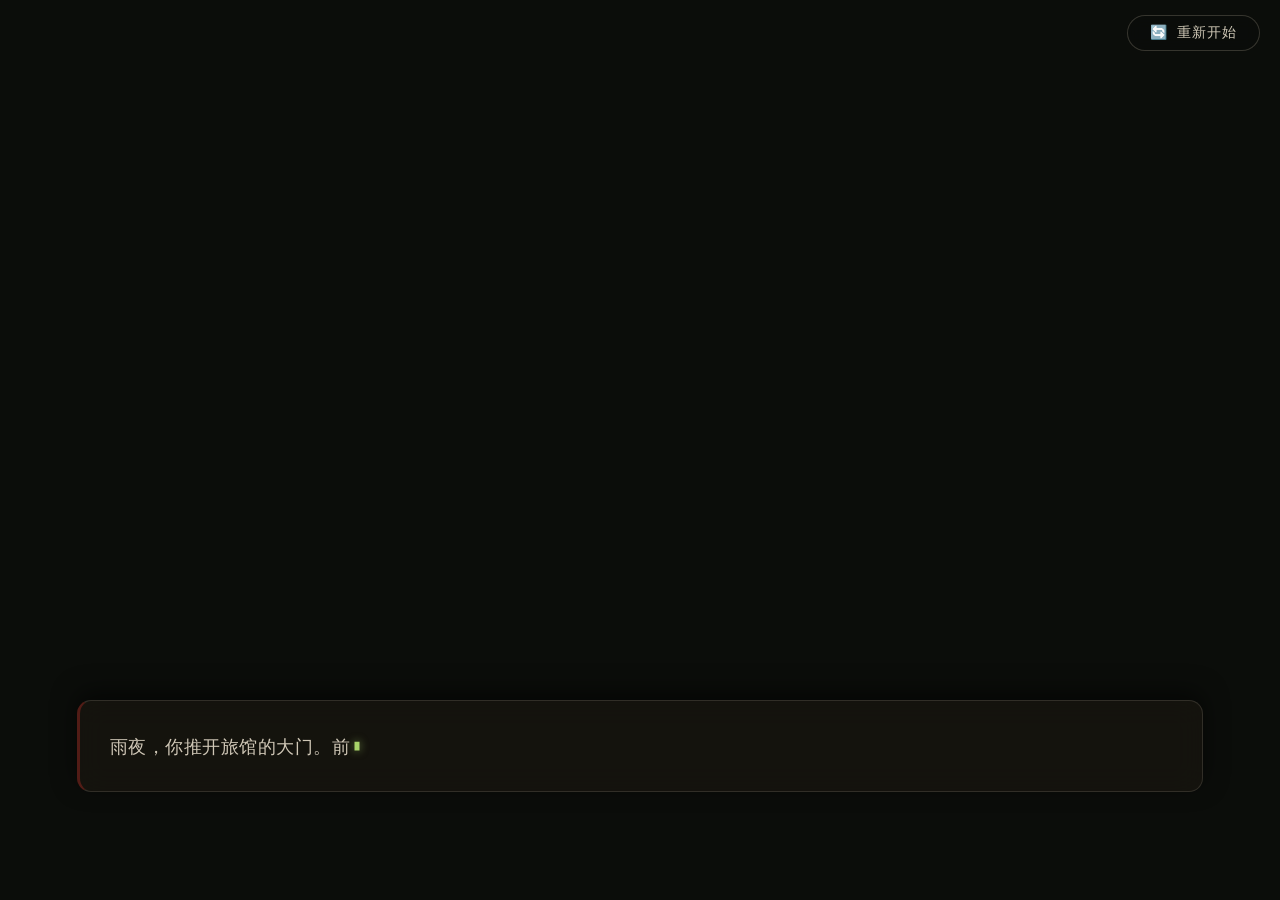
<file: index.html>
<!DOCTYPE html>
<!-- ===== index.html · 装配层 =====
     装配规则：story 引导文件(00core.js) → 正文(按章/幕/区域) → engine.js 必须最后。
     表文件(endings/variables/foreshadow)只给校验脚本用，运行时不读，无需装配。
     可选机制挂载点（不用就不挂 DOM，引擎有容错）：
       · HUD 状态条（时钟/地点/自定义条）——story 侧脚本自行渲染，如 <div id="hud">…</div>
       · 规则手册/图鉴面板 ——story 侧提供 refreshRulesPanel 并挂 <button id="rules-btn"> + <div id="rules-panel">
       · QTE 倒计时条 <div id="qte-timer">、警告条 <div id="status-warning">（缺省由引擎按需创建或忽略）
     挂载模式详见 docs/templates/引擎语法手册.md（§18 story 层可选机制）。 -->
<html lang="zh-CN">
<head>
  <meta charset="UTF-8">
  <meta name="viewport" content="width=device-width, initial-scale=1.0, viewport-fit=cover">
  <title>雨夜旅馆</title>
  <link rel="stylesheet" href="style.css">
</head>
<body>

  <div id="preload-overlay">
    <div id="preload-box">
      <div id="preload-title">雨夜旅馆</div>
      <div id="preload-track">
        <div id="preload-bar"></div>
      </div>
      <div id="preload-label">入场中…</div>
    </div>
  </div>

  <!-- 可选：HUD 状态条挂载点（story 侧渲染，引擎不依赖） -->
  <!-- <div id="hud">…</div> -->

  <div id="game-container">
    <div id="image-area">
      <img id="scene-image" alt="">
      <div id="zoom-badge" style="display:none;">🔍</div>
    </div>

    <div id="text-area">
      <div id="scene-text"></div>
    </div>

    <div id="choices-area"></div>

    <!-- 可选：规则手册/图鉴面板挂载点 -->
    <!-- <button id="rules-btn" type="button" style="display:none;">📖 手册</button> -->
    <!-- <div id="rules-panel" hidden></div> -->

    <div id="status-bar">
      <button id="backtrack-btn" type="button">↩ 回溯</button>
      <button id="restart-btn" type="button">🔄 重新开始</button>
    </div>
  </div>

  <div id="image-viewer" style="display:none;">
    <img id="image-viewer-img" alt="">
  </div>

  <script src="story/00core.js"></script>
  <script src="story/ch1.js"></script>
  <script src="engine.js"></script>
  <script>
    document.getElementById("backtrack-btn").addEventListener("click", function () {
      if (typeof backtrack === "function") backtrack();
    });
  </script>
</body>
</html>
</file>
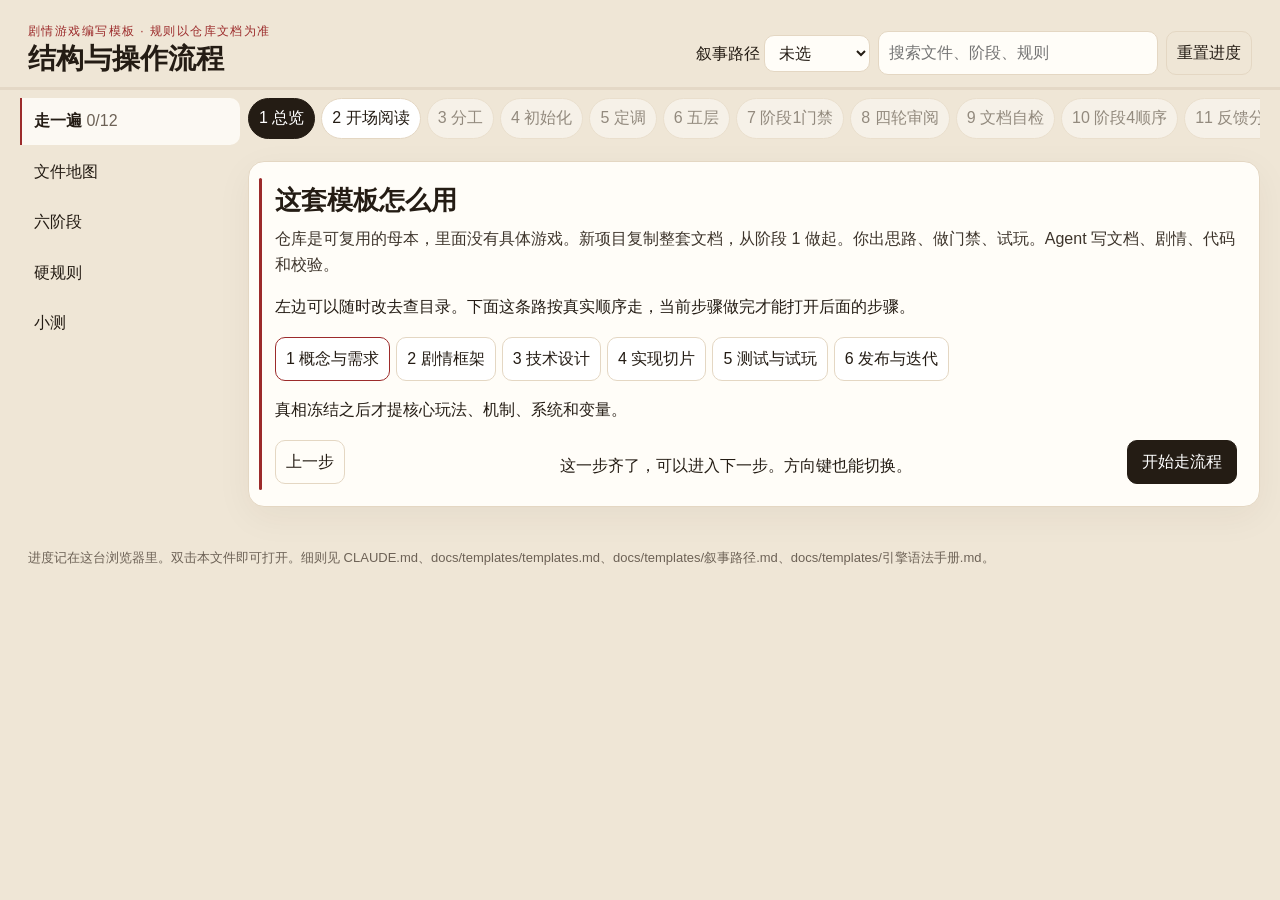
<file: docs/workflow-guide.html>
<!DOCTYPE html>
<html lang="zh-CN">
<head>
<meta charset="utf-8">
<meta name="viewport" content="width=device-width, initial-scale=1">
<title>编写模板 · 结构与操作流程</title>
<style>
  :root {
    --ink: #241c14;
    --muted: #6d6256;
    --red: #9c2b2b;
    --green: #1f4e46;
    --line: #e4d7c3;
    --paper: #fffdf8;
    --bg: #efe6d6;
    --bad: #f8ebe6;
    --ok: #e7f2ec;
  }
  * { box-sizing: border-box; }
  html { scroll-behavior: smooth; }
  body {
    margin: 0;
    color: var(--ink);
    font: 16px/1.65 "Segoe UI", "PingFang SC", "Microsoft YaHei", sans-serif;
    background: var(--bg);
  }
  button, input, select { font: inherit; color: inherit; }
  button { cursor: pointer; }
  :focus-visible { outline: 2px solid var(--red); outline-offset: 2px; }
  ::selection { background: #f0c9c2; }
  .app { min-height: 100vh; }
  header {
    display: flex; flex-wrap: wrap; gap: 16px 28px;
    align-items: flex-end; justify-content: space-between;
    padding: 22px 28px 12px;
  }
  .eyebrow { margin: 0; letter-spacing: .12em; font-size: 12px; color: var(--red); }
  h1 { margin: 0; font: 700 28px/1.2 "Palatino Linotype", "Songti SC", "SimSun", serif; }
  h2 { margin: 0 0 8px; font: 700 26px/1.3 "Palatino Linotype", "Songti SC", "SimSun", serif; }
  h3 { margin: 0 0 8px; font-size: 16px; }
  .tools { display: flex; flex-wrap: wrap; gap: 8px; align-items: center; position: relative; }
  .tools select, .tools input, .ghost, .map-tools input {
    background: var(--paper); border: 1px solid var(--line); border-radius: 10px; padding: 8px 10px;
  }
  .tools input { width: min(280px, 70vw); }
  .ghost { background: transparent; }
  #hits {
    position: absolute; right: 0; top: calc(100% + 6px); z-index: 5;
    width: min(420px, 86vw); background: var(--paper); border: 1px solid var(--line);
    border-radius: 12px; box-shadow: 0 12px 30px rgba(60,40,20,.08); padding: 6px;
  }
  #hits button { display: block; width: 100%; text-align: left; border: 0; background: transparent; border-radius: 8px; padding: 8px 10px; }
  #hits button:hover { background: #f6efe4; }
  #hits small { display: block; color: var(--muted); }
  .bar { height: 3px; background: #e4d8c6; }
  .bar > span { display: block; height: 100%; width: 0; background: var(--red); transition: width .3s ease; }
  .shell { display: grid; grid-template-columns: 220px 1fr; gap: 8px; padding: 8px 20px 40px; }
  nav { position: sticky; top: 8px; align-self: start; display: flex; flex-direction: column; gap: 4px; }
  nav button {
    text-align: left; background: transparent; border: 0; border-left: 2px solid transparent;
    padding: 10px 12px; border-radius: 0 10px 10px 0;
  }
  nav button.on { border-left-color: var(--red); background: rgba(255,253,248,.85); font-weight: 650; }
  nav button span { color: var(--muted); font-weight: 400; }
  main { min-width: 0; }
  .sheet {
    background: var(--paper); border: 1px solid var(--line); border-radius: 16px;
    padding: 22px 22px 22px 26px; position: relative;
    box-shadow: 0 10px 36px rgba(60,40,20,.05);
  }
  .sheet:before {
    content: ""; position: absolute; left: 10px; top: 16px; bottom: 16px; width: 3px;
    background: var(--red); border-radius: 2px;
  }
  .lead { color: #3d342b; margin-top: 0; }
  .pills { display: flex; gap: 6px; overflow: auto; padding-bottom: 8px; margin: 0 0 14px; }
  .pills button, .filters button, .mini {
    border: 1px solid var(--line); background: #fff; border-radius: 999px; padding: 6px 10px; white-space: nowrap;
  }
  .pills button.on { background: var(--ink); color: #fff; border-color: var(--ink); }
  .pills button.done { border-color: var(--green); }
  .pills button.lock { opacity: .45; }
  .board, .map, .phase, .route, .prio { display: grid; gap: 12px; }
  .board { grid-template-columns: repeat(3, 1fr); }
  .map { grid-template-columns: minmax(240px, 340px) 1fr; align-items: start; }
  .phase { grid-template-columns: 180px 1fr; align-items: start; }
  .route { grid-template-columns: 200px repeat(5, 1fr); }
  .prio { grid-template-columns: repeat(3, 1fr); }
  .col, .file-card, .detail, .round, .layer, .path, .rule, .qcard {
    border: 1px solid var(--line); border-radius: 12px; padding: 12px; background: #fff;
  }
  .col { min-height: 180px; }
  .col.over { outline: 2px dashed var(--red); }
  .chip { border: 1px dashed var(--line); border-radius: 10px; padding: 8px; margin: 8px 0; background: #fffdf8; }
  .chip.bad { background: var(--bad); border-style: solid; border-color: #e3b2a8; }
  .chip.ok { background: var(--ok); border-style: solid; border-color: #b7d4c8; }
  .chip p { margin: 0 0 6px; }
  .why { color: var(--red); font-size: 13px; }
  .paths { display: grid; grid-template-columns: repeat(3, 1fr); gap: 10px; }
  .path { text-align: left; width: 100%; }
  .path.on { border-color: var(--red); box-shadow: inset 0 0 0 1px var(--red); }
  .path b { display: block; font: 700 18px/1.3 "Palatino Linotype", "Songti SC", serif; margin-bottom: 4px; }
  .muted, small { color: var(--muted); }
  .row { display: flex; flex-wrap: wrap; gap: 8px; align-items: center; }
  .primary, .mini.on {
    background: var(--ink); color: #fff; border: 1px solid var(--ink); border-radius: 10px; padding: 8px 14px;
  }
  .primary:disabled { opacity: .4; cursor: not-allowed; }
  .foot { display: flex; justify-content: space-between; gap: 12px; align-items: center; margin-top: 16px; }
  .hint { margin: 8px 0 0; min-height: 1.6em; }
  .layers { display: flex; flex-direction: column; gap: 8px; margin: 12px 0; }
  .layer { display: grid; grid-template-columns: 1fr auto; gap: 8px; align-items: center; }
  .layer.lock { opacity: .55; }
  .layer.done { background: var(--ok); }
  .seal {
    width: 92px; height: 92px; border: 3px solid var(--red); color: var(--red); border-radius: 50%;
    display: flex; align-items: center; justify-content: center; font-weight: 800; letter-spacing: .14em;
    transform: rotate(-12deg); margin-left: auto;
  }
  .spine { display: flex; flex-direction: column; gap: 6px; }
  .spine button { text-align: left; border-radius: 10px; border: 1px solid var(--line); background: #fff; padding: 8px 10px; }
  .spine button.on { background: var(--ink); color: #fff; }
  pre, code { font-family: Consolas, "Cascadia Mono", monospace; font-size: 13px; }
  pre { background: #241c14; color: #f6efe4; padding: 12px; border-radius: 10px; overflow: auto; }
  .filebtn { display: block; width: 100%; text-align: left; border: 0; background: transparent; padding: 6px 4px; border-radius: 8px; }
  .filebtn.on { background: #f6efe4; }
  .group { margin-top: 8px; }
  .group > button { background: transparent; border: 0; padding: 4px 0; font-weight: 700; }
  ul { margin: 8px 0; padding-left: 1.2em; }
  .check { display: flex; gap: 8px; align-items: flex-start; margin: 8px 0; }
  .filters { display: flex; flex-wrap: wrap; gap: 6px; margin: 8px 0; }
  .filters button.on { background: var(--ink); color: #fff; }
  .rule { margin: 8px 0; }
  .rule button.head { width: 100%; text-align: left; background: transparent; border: 0; padding: 0; font-weight: 700; }
  .opt { display: block; width: 100%; text-align: left; margin: 6px 0; border-radius: 10px; border: 1px solid var(--line); background: #fff; padding: 8px 10px; }
  .opt.pick-ok { background: var(--ok); border-color: #b7d4c8; }
  .opt.pick-bad { background: var(--bad); border-color: #e3b2a8; }
  .peek { display: flex; flex-wrap: wrap; gap: 6px; }
  .peek button { border-radius: 10px; border: 1px solid var(--line); background: #fff; padding: 8px 10px; }
  .peek button.on { border-color: var(--red); }
  footer { padding: 0 28px 28px; color: var(--muted); font-size: 13px; }
  @media (max-width: 900px) {
    .shell, .board, .map, .phase, .route, .paths, .prio { grid-template-columns: 1fr; }
    nav { position: static; flex-direction: row; overflow: auto; }
    nav button { border-left: 0; border-bottom: 2px solid transparent; white-space: nowrap; }
    nav button.on { border-bottom-color: var(--red); }
  }
  @media (prefers-reduced-motion: reduce) {
    * { scroll-behavior: auto !important; transition: none !important; }
  }
</style>
</head>
<body>
<div class="app">
  <header>
    <div>
      <p class="eyebrow">剧情游戏编写模板 · 规则以仓库文档为准</p>
      <h1>结构与操作流程</h1>
    </div>
    <div class="tools">
      <label>叙事路径
        <select id="path">
          <option value="">未选</option>
          <option value="fixed">固定分支</option>
          <option value="open">开放世界</option>
          <option value="hybrid">混合型</option>
        </select>
      </label>
      <input id="q" type="search" placeholder="搜索文件、阶段、规则" autocomplete="off" aria-label="搜索">
      <div id="hits" hidden></div>
      <button class="ghost" id="reset" type="button">重置进度</button>
    </div>
  </header>
  <div class="bar" aria-hidden="true"><span id="bar"></span></div>
  <div class="shell">
    <nav aria-label="页面">
      <button type="button" data-view="walk">走一遍 <span id="walk-progress"></span></button>
      <button type="button" data-view="map">文件地图</button>
      <button type="button" data-view="phases">六阶段</button>
      <button type="button" data-view="rules">硬规则</button>
      <button type="button" data-view="quiz">小测</button>
    </nav>
    <main id="stage"></main>
  </div>
  <footer>进度记在这台浏览器里。双击本文件即可打开。细则见 CLAUDE.md、docs/templates/templates.md、docs/templates/叙事路径.md、docs/templates/引擎语法手册.md。</footer>
</div>
<noscript>
  <p>脚本关闭时仍可记住主干：复制仓库后先做初始化清单，再按「定调 → 真相 → 谜面 → 机制 → 系统 → 结局」过阶段 1，然后骨架四轮审阅、文档自检、技术设计、垂直切片、校验试玩、发布。剧情放 story/，引擎用母本预置的 engine.js（零构建，双击 index.html 即玩）。</p>
</noscript>
<script>
(function () {
  var KEY = "story-template-guide-v1";
  var STEPS = [
    { id: "intro", name: "总览" },
    { id: "boot", name: "开场阅读" },
    { id: "roles", name: "分工" },
    { id: "init", name: "初始化" },
    { id: "tone", name: "定调" },
    { id: "layers", name: "五层" },
    { id: "gate1", name: "阶段1门禁" },
    { id: "rounds", name: "四轮审阅" },
    { id: "audit", name: "文档自检" },
    { id: "build", name: "阶段4顺序" },
    { id: "route", name: "反馈分流" },
    { id: "close", name: "收尾" },
    { id: "done", name: "走完" }
  ];
  var BOOT = ["先读 CLAUDE.md", "再读 docs/00-project-state.md", "再读最近 1–3 篇会话日志", "最后只打开这次任务用到的文件"];
  var ROLE_ITEMS = [
    { id: "idea", text: "出思路，做门禁决策", who: "user" },
    { id: "play", text: "试玩，按「版本 / 喜欢 / 问题 / 期望 / 优先级」给反馈", who: "user" },
    { id: "gate", text: "确认草案之后才放行下一阶段", who: "user" },
    { id: "doc", text: "写文档、剧情文件，定制母本引擎", who: "agent" },
    { id: "val", text: "跑校验，记 ADR 和会话日志", who: "agent" },
    { id: "draft", text: "交草案、自评、门禁清单和待确认问题", who: "agent" }
  ];
  var INIT = [
    { id: "a", text: "删掉模板自带的会话日志和 ADR" },
    { id: "b", text: "按模板重置 docs/00-project-state.md" },
    { id: "c", text: "重置 CHANGELOG，只留一行「基于某版工作流模板初始化」" },
    { id: "d", text: "清空 memory/index.json。story、lore、src、tests 不留模板内容。skeleton 和 reviews 先不预填，review-board.html 留着" },
    { id: "e", text: "做完后删掉 CLAUDE.md 头部指向初始化清单的那句。dev / build 命令等阶段 3 再填" },
    { id: "f", text: "路径选定后再裁剪文档，只留所选路径。审阅、自检、审阅页那一节保留" },
    { id: "g", text: "重新 git init。母本的提交历史和标签不带走" }
  ];
  var PATHS = {
    fixed: { name: "固定分支", fit: "漏斗：前期探索，中期收束，后期集中 3–5 个结局。", use: "适合强因果、层层揭谜。", risk: "要盯住分支爆炸和忘了回收的伏笔。", scale: "首版 3 章 × 每章 15–20 节点，单周目 20–40 分钟。", extra: "阶段 2 交蓝图索引、分章骨架和伏笔台账。公共脊柱走完四轮。" },
    open: { name: "开放世界", fit: "区域网络。主线横穿各区，区域内自由走。", use: "适合能被到处观测的世界规则。", risk: "要盯住区域长得太像，以及图变成放射形或一条走廊。", scale: "首版 2–4 区域 × 每区域 15–30 节点，另加贯穿主线，单周目 40–60 分钟。", extra: "先写区域方案。骨架过目走第 3–4 轮。先用占位节点把全图走通。" },
    hybrid: { name: "混合型", fit: "固定分支骨架，加上可以慢慢打开的区域。", use: "适合主线因果清楚，同时又有几块能单独探索的地方。", risk: "骨架上的机制要先够用。不够时回到阶段 1 补派生，区域里另起机制会把设定拆散。", scale: "骨架按固定分支的默认规模，首批 1–2 个扩展区。", extra: "先让公共脊柱走完四轮，并标出扩展地图。区域卡要写明从哪个骨架节点长出来。" }
  };
  var FIT = {
    fixed: "真相若必须靠四处走动才能成立，固定分支会把这种观测收窄。两条都算结论：要么真相本来就是强因果，要么你接受这个风险并写进概念圣经。",
    open: "真相若是强线性、靠反转揭晓，玩家可能先走到终点。两条都算结论：要么真相适合被到处看到，要么你接受这个风险并写进概念圣经。",
    hybrid: "主线保持因果链，区域是切片。扩展时若骨架机制撑不住，回到阶段 1 补上派生来源。"
  };
  var LAYERS = [
    { id: "truth", name: "真相", text: "作者视角把因果讲完：实际发生了什么、谁在运作、什么被盖住。摘要 3–5 句。这一层冻结之后，才谈玩法。" },
    { id: "mystery", name: "谜面", text: "玩家以什么身份进来，开局知道什么、不知道什么，表象怎样误导。" },
    { id: "mech", name: "机制", text: "核心循环一句话。每条机制注明派生自真相的哪一要素。三个设计支柱都要能追溯回去。" },
    { id: "sys", name: "系统", text: "属性、好感、线索、时间、资源里，只留真正服务循环的。每个系统一句话理由，明确不做的也写上。" },
    { id: "end", name: "结局", text: "每个结局和真相是什么关系：揭露、共谋、误解或逃离。写上依赖哪些变量。" }
  ];
  var PHASES = [
    { id: 1, name: "概念与需求", out: ["docs/01-requirements.md 约束和决策索引", "docs/02-concept-bible.md 卖点、真相、支柱、结局"], say: "真相冻结之后才提核心玩法、机制、系统和变量。", gates: [
      { id: "sell", text: "能用一句话说清卖点" },
      { id: "order", text: "真相先于谜面和机制冻结" },
      { id: "pillar", text: "三个支柱都有剧情机制，且能追溯到真相" },
      { id: "path", text: "叙事路径已定，适配校验写进概念圣经" },
      { id: "bound", text: "内容边界写明" }
    ]},
    { id: 2, name: "剧情框架", out: ["docs/03-story-blueprint.md 只留结构合同", "docs/skeleton/ 节拍、职责、遭遇、装配", "story/variables.js 与 endings.js", "自检通过后才落地的剧情文件"], say: "这一阶段只定结构。正文留到阶段 4，实体长述留在 lore 卡。", gates: [
      { id: "reach", text: "结局都可达，没有死路和孤岛" },
      { id: "loop", text: "变量都有来源、变化、用途、结局条件" },
      { id: "choice", text: "关键选择有看得见的后果" },
      { id: "pace", text: "单周目节奏落在默认带宽里" },
      { id: "review", text: "四轮审阅定稿" },
      { id: "audit", text: "文档自检通过后才写剧情文件" }
    ]},
    { id: 3, name: "技术设计", out: ["docs/04-tech-design.md（含母本引擎定制：可选机制挂载、元字段、存档键）", "按本项目扩展 tests/story-validation/validate.js", "CLAUDE.md 里补上 dev / build 命令（零构建范式可省）"], say: "引擎用母本预置件，本阶段只做定制。架构要盖住数据流、存档版本和旧档迁移、部署步骤。大型依赖先确认再用。", gates: [
      { id: "arch", text: "架构图盖住产出清单和数据流" },
      { id: "schema", text: "引擎定制项逐一落点，校验脚本能跑通本项目剧情文件" },
      { id: "deploy", text: "部署平台和步骤已点名" },
      { id: "deps", text: "没有未经确认的大型依赖" }
    ]},
    { id: 4, name: "实现切片", out: ["docs/05-style-guide.md", "index.html / style.css 换肤定制", "一个可玩的垂直切片"], say: "顺序是：文档自检、冻结文风、换肤定制、做切片、试玩，然后再扩展。引擎不重写。", gates: [
      { id: "style", text: "文风指南已冻结" },
      { id: "slice", text: "垂直切片可玩" },
      { id: "cycle", text: "核心循环成立：阅读、选择、状态变化、新信息、再选择" }
    ]},
    { id: 5, name: "测试与试玩", out: ["tests/reports/ 里的校验记录", "按 P0 / P1 / P2 分流的反馈"], say: "校验全过，试玩没有逻辑断裂，再进入发布。", gates: [
      { id: "green", text: "自动校验全部通过" },
      { id: "p", text: "没有未处理的 P0 和 P1" },
      { id: "play", text: "试玩没有逻辑断裂" }
    ]},
    { id: 6, name: "发布与迭代", out: ["部署链接", "CHANGELOG.md", "冻结版本的 git 标签"], say: "新章节、新区域、新结局或新系统发布之后，回到阶段 5 收集反馈。", gates: [
      { id: "url", text: "部署链接可用" },
      { id: "log", text: "CHANGELOG 已更新" },
      { id: "tag", text: "该打的版本标签已打" }
    ]}
  ];
  var PATH_NOTE = {
    fixed: { 2: "另外要有伏笔台账 story/foreshadow.js。结局阈值先用图遍历算出单周目判据上限，再定数字。", 3: "校验脚本要能产出伏笔回收矩阵。", 4: "按章扩写。每章先出场景表，再写正文。埋下伏笔的当下就登记。", 5: "额外核对：每条伏笔有回收或显式红鲱鱼；选择注释和变量表一致；单周目判据上限不低于结局阈值。", 6: "新章节发布后回到阶段 5。" },
    open: { 2: "每区一份区域方案。图要先联通：死链 0、死胡同 0、连通块核心 1、核心区环秩至少 2。", 3: "写明全局触发器、过夜分支、位置三级（区域 / 地点 / 精确位置）。审计脚本以加载入口为文件清单，不把文件名写死。", 4: "按区域四步走：定位、骨架、主线、迭代。新区域要同时补上时间或过夜分支。", 5: "额外核对区域可达、占位 stub 有登记、过夜触发器覆盖已实装区域、差异矩阵和内容一致。", 6: "逐区扩展，每区发布后回到阶段 5。" },
    hybrid: { 2: "骨架先过固定分支的门禁，并在蓝图里留下扩展地图。区域遭遇写入 skeleton/region-名.md。", 3: "先满足固定分支的技术点。区域打开之后再补地图感知。", 4: "先完成骨架，再逐区走开放世界的四步。", 5: "骨架过固定分支清单，每个已扩展区域过开放世界清单。", 6: "区域扩展按混合型规则逐区进行，发布后回到阶段 5。" }
  };
  var ROUNDS = [
    { id: "r1", name: "第 1 轮 · 节拍条", pack: "6–8 拍。每拍两行：玩家在干什么；这一拍怕的是哪一件事。", choices: [
      { id: "b", ok: false, text: "把这一拍写成可以上线的正文", why: "正文属于阶段 4。这一轮只看拍的长短，以及相邻两拍是不是在怕同一件事。" },
      { id: "a", ok: true, text: "哪一拍过长、过短，或和邻拍怕的是同一件事", why: "对。本轮只判断节拍。" }
    ]},
    { id: "r2", name: "第 2 轮 · 职责表", pack: "地点一行职责，角色一行槽位，注明挂在哪一拍。角色不写小传。", choices: [
      { id: "a", ok: true, text: "删掉此人之后哪一拍会空；空不了就删掉这个槽位", why: "对。这一轮只判断职责还在不在。" },
      { id: "b", ok: false, text: "补全这个角色的身世小传", why: "小传不进骨架。实体长述以后写在 lore 卡。" }
    ]},
    { id: "r3", name: "第 3 轮 · 遭遇卡", pack: "一次一张：节拍、地点、槽位、一个决定、两个选项各改哪个变量。规则用编号引用。", choices: [
      { id: "b", ok: false, text: "把世界规则全文抄进这张卡", why: "规则全文在概念圣经或 lore。骨架只引用编号。" },
      { id: "a", ok: true, text: "留下、删掉、换到别的拍，或改这个决定的方向", why: "对。本轮只判断这张卡的去留和决定方向。" }
    ]},
    { id: "r4", name: "第 4 轮 · 装配核对", pack: "确认过的卡写进该章或该区的装配图。跨章、跨区的边写进 skeleton/index.md。", choices: [
      { id: "b", ok: false, text: "重新讨论一句话卖点", why: "卖点属于阶段 1。这一轮只核对装配有没有装错。" },
      { id: "a", ok: true, text: "哪张卡装错了拍，哪条选择和已经确认的卡不一致", why: "对。本轮只做装配核对。" }
    ]}
  ];
  var ORDER_OK = ["doc", "style", "engine", "slice", "play", "expand"];
  var ORDER_LABEL = {
    doc: "文档自检（叙事路径.md §6.2）",
    style: "冻结文风指南",
    engine: "换肤定制引擎",
    slice: "做首个垂直切片",
    play: "你来试玩",
    expand: "再扩展章节或区域"
  };
  var ROUTES = [
    { id: "a", text: "卖点一句话说不清", stage: "1" },
    { id: "b", text: "第二章的选择看不出后果", stage: "2" },
    { id: "c", text: "存档要不要多槽位，设计还没定", stage: "3" },
    { id: "d", text: "对白口吻和文风指南不一致", stage: "4" },
    { id: "e", text: "校验报告里有死路节点", stage: "5" },
    { id: "f", text: "想把首版从 3 章加到 8 章", stage: "1" }
  ];
  var PRIOS = [
    { id: "a", text: "选项点了没有反应，这一章进行不下去", p: "P0", say: "P0 马上修。" },
    { id: "b", text: "这一章偏拖，但能玩完，本轮应该改", p: "P1", say: "P1 放进当前这一轮。" },
    { id: "c", text: "希望以后能看一张历程图鉴", p: "P2", say: "P2 记进待办。" }
  ];
  var LEVELS = [
    { name: "L0 风味", desc: "只改说法。状态不变，后面的路也不变。" },
    { name: "L1 即时", desc: "当场有反馈。离开这个节点就不留痕。" },
    { name: "L2 变量", desc: "改一个变量。变量表里写上来源、变化、用途、结局条件。" },
    { name: "L3 解锁", desc: "后面有一段内容因为这次选择才出现。" },
    { name: "L4 结局", desc: "这次选择参与结局分歧。" }
  ];
  var LOOPS = [
    { id: "src", name: "来源", desc: "哪个节点、哪次选择让它出现。" },
    { id: "chg", name: "变化", desc: "onEnter 直改或 { set / add / mul }，登记进 changes 节点列表。" },
    { id: "use", name: "用途", desc: "后面哪段剧情会读它。" },
    { id: "end", name: "结局条件", desc: "endings.js 里哪条结局用它做判断。" }
  ];
  var RULES = [
    { id: "split", title: "剧情和引擎分开", body: "剧情放在 story/ 的 .js 对象字面量里，按章、幕或区域分文件。引擎只解析和运行。节点可以有行内注释和少量路由函数，数据仍要能被校验脚本加载。" },
    { id: "order", title: "先概念，再结构，后文本", body: "结构没冻结，不扩写全文。阶段 1 内部先真相，后玩法。" },
    { id: "slice", title: "先做一个能玩的切片", body: "固定分支和混合型先做第一章骨架。开放世界先做一个区域。核心循环成立之后再扩展。" },
    { id: "gate", title: "每阶段都有门禁", body: "Agent 交草案、自评、门禁清单和待确认问题。你确认之后才进入下一阶段。" },
    { id: "route", title: "反馈按阶段分流", body: "概念和范围回阶段 1，结构调整回阶段 2，系统交互回阶段 3，对白回阶段 4，漏洞和校验回阶段 5。一次反馈改一处，不把几层混在同一次修改里。" },
    { id: "id", title: "节点只写实体 ID", body: "角色、地点写成 char_xx、loc_xx。展示名放在实体卡或 characters.js。" },
    { id: "log", title: "改动写进 CHANGELOG", body: "每次修改更新 CHANGELOG.md。冻结版本打 git 标签，例如 v0.1-concept。" },
    { id: "draft", title: "新设定先标 draft", body: "你确认之后升为 frozen。和已经冻结的设定冲突时停下，列出冲突表，由你裁决，裁决记入 ADR。" },
    { id: "budget", title: "CLAUDE.md 保持短", body: "上限大约 150 行。新规则写进 docs/，总纲里留一行指针。" },
    { id: "restraint", title: "克制三则", body: "文档只写现在有效的设定：被否的提案、改错的历史、没采纳的自创设定都不进文档，留痕只到 ADR 和会话日志。讨论没到的层不出现具体剧情细节，示意例子不落档。新机制只有你要、或补既有闭环缺口时才写入；自创点子至多一句话进待确认。" }
  ];
  var FILES = [
    { id: "claude", path: "CLAUDE.md", group: "总纲", phases: ["all"], keys: "总纲 门禁 会话", what: "协作总纲。每会话开始先读。", more: "上限大约 150 行。阶段规则的细节在 docs/templates/。" },
    { id: "changelog", path: "CHANGELOG.md", group: "总纲", phases: ["all", "6"], keys: "版本", what: "每次修改都记一笔。", more: "新项目初始化时清空，只留一行基于哪一版模板。" },
    { id: "guide", path: "docs/workflow-guide.html", group: "总纲", phases: ["all"], keys: "说明页 本页", what: "就是现在这份说明。", more: "双击用浏览器打开。进度存在本地，不写回仓库。" },
    { id: "state", path: "docs/00-project-state.md", group: "阶段产出", phases: ["all"], keys: "状态 冻结", what: "当前阶段、版本、已冻结、待确认、下一步。", more: "会话开始要读，会话结束要写回。" },
    { id: "req", path: "docs/01-requirements.md", group: "阶段产出", phases: ["1"], keys: "需求 定调", what: "只放约束和决策索引。", more: "设计正文放进概念圣经，同一设定只留一个主文件。" },
    { id: "bible", path: "docs/02-concept-bible.md", group: "阶段产出", phases: ["1"], keys: "真相 支柱 卖点", what: "概念圣经。真相摘要放在篇首。", more: "含叙事路径和真相适配校验的结论。" },
    { id: "blue", path: "docs/03-story-blueprint.md", group: "阶段产出", phases: ["2"], keys: "蓝图 结构合同", what: "阶段 2 的结构合同。", more: "节拍、职责、遭遇、装配图不写在这里，它们在 docs/skeleton/。" },
    { id: "tech", path: "docs/04-tech-design.md", group: "阶段产出", phases: ["3"], keys: "架构 存档", what: "架构、数据模型、母本引擎定制、界面、存档、部署、测试策略。", more: "存档要写格式版本号和旧档怎么迁移；引擎定制含挂载、元字段、存档键。" },
    { id: "style", path: "docs/05-style-guide.md", group: "阶段产出", phases: ["4"], keys: "文风 对白", what: "一页文风指南。扩写和换会话续写都按它对齐。", more: "阶段 4 扩写正文之前冻结。" },
    { id: "skel-i", path: "docs/skeleton/index.md", group: "骨架与审阅", phases: ["2"], keys: "跨章 跨区", what: "只记跨章或跨区的边。", more: "出现第一条跨单位跳转时才建。单位内部的跳转留在各章、各区自己的装配图。" },
    { id: "skel-ch", path: "docs/skeleton/chN-短名.md", group: "骨架与审阅", phases: ["2"], keys: "节拍 职责 遭遇 装配", what: "固定分支的一章，或混合型公共脊柱的一章。", more: "四段都写：节拍条、职责表、遭遇卡、装配图。N 和剧情文件的章号一致。" },
    { id: "skel-r", path: "docs/skeleton/region-名.md", group: "骨架与审阅", phases: ["2"], keys: "区域骨架", what: "开放世界或混合型扩展区的遭遇和装配。", more: "定位和差异声明留在区域方案。这个区若有自己的公共脊柱，四段都写。" },
    { id: "tpl", path: "docs/templates/templates.md", group: "骨架与审阅", phases: ["all"], keys: "模板 节点 schema 变量", what: "共享模板：状态、日志、ADR、节点、变量、结局、初始化清单。", more: "推进一律 choices：单选项即线性，多选项同目标是风味；无 choices 即终点。" },
    { id: "narr", path: "docs/templates/叙事路径.md", group: "骨架与审阅", phases: ["all"], keys: "开放世界 固定分支 混合 四轮 自检", what: "三条叙事路径在阶段 2–6 的单一规则来源。", more: "审阅、自检、审阅页在 §6，三条路径都保留。" },
    { id: "engman", path: "docs/templates/引擎语法手册.md", group: "骨架与审阅", phases: ["2", "3", "4"], keys: "引擎 语法 字段 条件 效果 QTE 存档", what: "引擎字段与机制全集，写剧情代码前必读。", more: "与 engine.js 矛盾时以引擎为准，并回改手册。" },
    { id: "board", path: "docs/templates/review-board.html", group: "骨架与审阅", phases: ["2", "5"], keys: "审阅页 标注", what: "成批裁决的空壳。", more: "复制到 docs/reviews/ 再填 JSON。母本里这份壳要留着。" },
    { id: "reviews", path: "docs/reviews/", group: "骨架与审阅", phases: ["2", "5"], keys: "标注 json", what: "某一次审阅页和导出的标注。", more: "需要裁决的矛盾或剧情 bug 达到 3 条才生成。1–2 条在对话里问。" },
    { id: "regions", path: "docs/regions/区域方案-名.md", group: "骨架与审阅", phases: ["2"], keys: "入口契约 差异", what: "开放世界或混合型的单区方案。", more: "含定位、差异声明、入口契约。场景清单只留一行，指向骨架文件。" },
    { id: "adr", path: "docs/decisions/ADR-*.md", group: "骨架与审阅", phases: ["all"], keys: "决策 否决", what: "重要决策和被否决的方案。", more: "和冻结设定冲突时，裁决记在这里。" },
    { id: "sessions", path: "docs/sessions/", group: "骨架与审阅", phases: ["all"], keys: "会话日志", what: "一次会话做了什么、你拍了什么、还剩什么。", more: "文件名 YYYY-MM-DD-NN-主题.md。会话结束时写。" },
    { id: "index", path: "memory/index.json", group: "记忆", phases: ["all"], keys: "索引 实体", what: "实体 ID 指向文件、状态和摘要。", more: "先查索引再新建。同一设定只有一个主文件。" },
    { id: "lore", path: "lore/**/*.yaml", group: "记忆", phases: ["1", "4"], keys: "角色 地点 事件", what: "角色、地点、事件卡。设定变多时才建。", more: "阶段 5 会核对索引和卡的状态是否一致。" },
    { id: "vars", path: "story/variables.js", group: "剧情与代码", phases: ["2", "5"], keys: "变量 闭环 双层", what: "变量对账表。每项都要闭环。", more: "运行时初值在 00core.js 的 _variables，本表给校验对账。语义写在 desc，值域写 min / max。" },
    { id: "endings", path: "story/endings.js", group: "剧情与代码", phases: ["2", "5"], keys: "结局", what: "结局条件的唯一主文件。", more: "蓝图只做索引，条件不在蓝图里重写一遍。" },
    { id: "chars", path: "story/characters.js", group: "剧情与代码", phases: ["2"], keys: "角色名", what: "展示名和实体 ID 的对照。", more: "节点里写 char_xx。界面要显示的名字放在这里。" },
    { id: "fore", path: "story/foreshadow.js", group: "剧情与代码", phases: ["2", "4", "5"], keys: "伏笔 红鲱鱼", what: "固定分支和混合型的伏笔台账。", more: "埋下时登记，收回时改状态。刻意不回收的标 herring，并写明意图。" },
    { id: "nodes", path: "story/*.js", group: "剧情与代码", phases: ["2", "4"], keys: "节点 next choices", what: "剧情节点。自检通过之后才从骨架落地。", more: "允许行内注释：伏笔、选择影响、文件头结构图。" },
    { id: "engine", path: "engine.js · index.html · style.css", group: "剧情与代码", phases: ["3", "4"], keys: "引擎 起步包 零构建", what: "母本预置参考引擎（ADR-0010），源自 930 实战。", more: "零构建，双击 index.html 即玩。项目机制在 story 层实现，不改引擎核心；字段与机制语法见 docs/templates/引擎语法手册.md。" },
    { id: "val", path: "tests/story-validation/validate.js", group: "剧情与代码", phases: ["2", "3", "5"], keys: "校验 死路 节奏", what: "母本自带的校验：schema、图遍历、节奏粗检。", more: "阶段 2 起可以跑。阶段 3 按项目加规则。阶段 5 全量跑，并把报告放进 tests/reports/。" },
    { id: "mini", path: "tests/story-validation/fixtures/mini", group: "剧情与代码", phases: ["3", "5"], keys: "冒烟", what: "一份应该全绿的迷你样例。", more: "用来确认校验脚本本身还能跑。" }
  ];
  var GROUPS = ["总纲", "阶段产出", "骨架与审阅", "记忆", "剧情与代码"];
  var CONCEPTS = [
    { id: "c-rounds", title: "四轮审阅", sub: "节拍、职责、遭遇、装配", view: "walk", stepId: "rounds", phase: 2 },
    { id: "c-layers", title: "阶段 1 五层", sub: "真相到结局", view: "walk", stepId: "layers", phase: 1 },
    { id: "c-audit", title: "文档自检", sub: "满 3 条做审阅页", view: "walk", stepId: "audit", phase: 2 },
    { id: "c-route", title: "反馈分流", sub: "改动回到对应阶段", view: "walk", stepId: "route", phase: 1 },
    { id: "c-rules", title: "十条硬规则", sub: "全程有效", view: "rules" },
    { id: "c-map", title: "文件地图", sub: "仓库里各文件何时出现", view: "map" },
    { id: "c-quiz", title: "小测", sub: "六题", view: "quiz" },
    { id: "c-phases", title: "六阶段", sub: "产出和门禁", view: "phases" }
  ];
  var QUIZ = [
    { q: "真相还没冻结时，核心玩法放在哪一层谈？", options: ["放在真相层一起定", "等真相冻结之后，到机制层再谈"], a: 1, why: "玩法从真相派生。真相层先把因果讲完。" },
    { q: "需要你裁决、又不能用冻结文档压过草案的矛盾，达到几条才做审阅页？", options: ["1 条就做", "3 条", "全部留到阶段 5"], a: 1, why: "1–2 条在对话里问完，写进会话日志。满 3 条复制审阅页。" },
    { q: "装配图放在哪里？", options: ["写满在 03-story-blueprint.md", "docs/skeleton/ 按章或按区域", "写进引擎代码"], a: 1, why: "蓝图只留结构合同。跨单位的边另外写在 skeleton/index.md。" },
    { q: "剧情节点怎样指向一个角色？", options: ["把中文名写死在节点里", "写实体 ID，例如 char_xx"], a: 1, why: "名字放在实体卡或 characters.js。节点只引用 ID。" },
    { q: "阶段 4 开工时，第一件事是？", options: ["先重写引擎", "先做文档自检", "先把第一章正文扩完"], a: 1, why: "顺序是文档自检、文风指南、换肤定制、垂直切片、试玩。引擎是预置的，不重写。" },
    { q: "会话结束时，你说出哪一句，Agent 才写回记忆并提交？", options: ["保存一下", "结束会话，写回记忆并提交", "提交并推送到远程"], a: 1, why: "写回的是项目状态、会话日志、索引和 CHANGELOG，然后 git 提交。冻结版本再打标签。" }
  ];
  var NODE_DEMO = {
    next: '{\n  "ch1_03": {\n    text: "……",\n    choices: [\n      { text: "往前走", nextScene: "ch1_04" }   // 单选项＝线性推进\n    ]\n  }\n}',
    choices: '{\n  "ch1_08": {\n    text: "……",\n    choices: [\n      // 选择影响：拦住 → trust_xx+1（E3 判据）\n      { text: "拦住", effect: { add: { trust_xx: 1 } },\n        nextScene: "ch1_09" },\n      { text: "让开", nextScene: "ch1_10" }\n    ]\n  }\n}',
    ending: '{\n  "结局_真相": {\n    text: "……—— 结局：真相"\n    // 没有 choices 即终点，\n    // ID 以「结局」开头，\n    // 并被 endings.js 收为入口\n}'
  };
  var CMD = "node tests/story-validation/validate.js";
  var CMD_MINI = "node tests/story-validation/validate.js tests/story-validation/fixtures/mini";

  function fresh() {
    var groups = {};
    GROUPS.forEach(function (g) { groups[g] = true; });
    return {
      v: 1, view: "walk", step: 0, path: "", toneSeen: false, boot: 0,
      roles: {}, init: {}, layers: {}, fit: false, trap: "", layerMsg: "",
      ticks: {}, rounds: {}, rework: "", roundCursor: 0,
      auditN: 1, auditSeen3: false, auditOk: false,
      order: ["expand", "engine", "style", "play", "doc", "slice"],
      routes: {}, routePick: "",
      prio: {}, prioPick: "",
      closed: false, blocked: "",
      phase: 1, level: 2, loop: {}, loopLast: "", nodeMode: "choices",
      file: "claude", phaseFilter: "all", mapQuery: "", groups: groups, rule: "split",
      quiz: { n: 0, pick: null, score: 0, over: false }
    };
  }
  function normalize(raw) {
    var base = fresh();
    if (!raw || raw.v !== 1) return base;
    Object.keys(base).forEach(function (k) {
      if (raw[k] === undefined) return;
      if (base[k] && typeof base[k] === "object" && !Array.isArray(base[k])) base[k] = Object.assign(base[k], raw[k]);
      else base[k] = raw[k];
    });
    if (!Array.isArray(base.order) || base.order.length !== ORDER_OK.length) base.order = fresh().order;
    if (["walk", "map", "phases", "rules", "quiz"].indexOf(base.view) < 0) base.view = "walk";
    if (base.step < 0 || base.step >= STEPS.length) base.step = 0;
    GROUPS.forEach(function (g) { if (base.groups[g] === undefined) base.groups[g] = true; });
    return base;
  }
  function load() {
    try { return normalize(JSON.parse(localStorage.getItem(KEY))); }
    catch (e) { return fresh(); }
  }
  var S = load();
  var forceTop = false;
  function save() { localStorage.setItem(KEY, JSON.stringify(S)); }
  function esc(s) {
    return String(s).replace(/[&<>"']/g, function (c) {
      return { "&": "&amp;", "<": "&lt;", ">": "&gt;", '"': "&quot;", "'": "&#39;" }[c];
    });
  }
  function fileById(id) { return FILES.filter(function (f) { return f.id === id; })[0]; }
  function stepReady(id) {
    if (id === "intro") return true;
    if (id === "done") return stepReady("close");
    if (id === "boot") return S.boot >= BOOT.length;
    if (id === "roles") return ROLE_ITEMS.every(function (it) { return S.roles[it.id] === it.who; });
    if (id === "init") return INIT.every(function (it) { return !!S.init[it.id]; });
    if (id === "tone") return !!S.path && S.toneSeen;
    if (id === "layers") return LAYERS.every(function (L) { return !!S.layers[L.id]; }) && S.fit;
    if (id === "gate1") return PHASES[0].gates.every(function (g) { return !!S.ticks["1:" + g.id]; });
    if (id === "rounds") return ROUNDS.every(function (r) {
      var c = r.choices.filter(function (x) { return x.id === S.rounds[r.id]; })[0];
      return c && c.ok;
    }) && S.rework === "beat";
    if (id === "audit") return S.auditOk && S.auditSeen3;
    if (id === "build") return ORDER_OK.every(function (id2, i) { return S.order[i] === id2; });
    if (id === "route") return ROUTES.every(function (r) { return S.routes[r.id] === r.stage; });
    if (id === "close") return !!S.closed;
    return false;
  }
  function canOpen(i) {
    for (var k = 0; k < i; k++) if (!stepReady(STEPS[k].id)) return false;
    return true;
  }
  function clampStep() {
    var blocked = -1;
    for (var i = 0; i < STEPS.length; i++) if (!stepReady(STEPS[i].id)) { blocked = i; break; }
    var max = blocked === -1 ? STEPS.length - 1 : blocked;
    if (S.step > max) S.step = max;
  }
  function doneCount() {
    return STEPS.filter(function (s) { return s.id !== "intro" && stepReady(s.id); }).length;
  }
  function hintFor(id) {
    if (stepReady(id) && id !== "done") return "这一步齐了，可以进入下一步。方向键也能切换。";
    if (id === "boot") return "按从上到下的顺序点。点错会停在当前这一份。";
    if (id === "roles") return "每一项放到对的一边。可以拖，也可以点按钮。";
    if (id === "init") return "七项都勾上，表示新项目复制之后你记得先做这些。";
    if (id === "tone") return S.path ? "看完这三种路径的卡片，再继续。" : "先选定一种叙事路径。";
    if (id === "layers") {
      for (var i = 0; i < LAYERS.length; i++) if (!S.layers[LAYERS[i].id]) return "从真相开始逐层确认。页上那个提前提问的按钮可以随时试。";
      return "两种适配结论都算数，选一个写进概念圣经。";
    }
    if (id === "gate1") return "五项门禁都勾上。这些勾选和「六阶段」里的阶段 1 是同一份。";
    if (id === "rounds") return "每一轮只选该轮要你回答的那一句，最后选对返工范围。";
    if (id === "audit") return "把条数加到 3，看审阅页在什么时候出现，再点「记下了」。";
    if (id === "build") return "排成阶段 4 的开工顺序。可以拖动，也可以上移下移。";
    if (id === "route") return "先点一条反馈，再点它该回的阶段。范围变化回到阶段 1。";
    if (id === "close") return "点那句收尾口令。Agent 才会写回记忆并提交。";
    return "";
  }
  function layerUnlocked(id) {
    var idx = 0;
    LAYERS.forEach(function (L, i) { if (L.id === id) idx = i; });
    if (idx === 0) return true;
    return !!S.layers[LAYERS[idx - 1].id];
  }
  function trapHtml() {
    if (S.trap === "block") return "<p class='why'>真相还没冻结。这一问先停，玩法要等因果链写完再派生。</p>";
    if (S.trap === "mystery") return "<p class='why'>真相已经过了。下一层是谜面。机制等谜面确认后再问。</p>";
    if (S.trap === "ok") return "<p class='why' style='color:var(--green)'>可以问了。每条机制写清它从真相的哪一要素派生。</p>";
    return "";
  }
  function auditText() {
    if (S.auditN >= 3) return "达到 3 条：复制 review-board.html 到 docs/reviews/，做成审阅页。你逐条标「要改 / 不用改 / 以后再改」并导出 JSON。Agent 只读那份 JSON 再改文件。标注里还有未看的，或「要改」还没落地，自检就不算过。";
    return "目前是 " + S.auditN + " 条：在对话里问完，写进当次会话日志，不另做审阅页。";
  }
  function pathNote(phase) {
    if (!S.path) return "页眉或「定调」里选定叙事路径之后，这里会换成该路径在这一阶段要多做的事。";
    return PATHS[S.path].name + "：" + (PATH_NOTE[S.path][phase] || "这一阶段三条路径的要求相同。");
  }
  function visibleFiles() {
    var q = S.mapQuery.trim().toLowerCase();
    return FILES.filter(function (f) {
      if (S.phaseFilter !== "all" && f.phases.indexOf(S.phaseFilter) < 0) return false;
      if (!q) return true;
      return (f.path + f.what + f.more + f.keys).toLowerCase().indexOf(q) >= 0;
    });
  }
  function mapItemsHtml() {
    var vis = visibleFiles();
    return GROUPS.map(function (g) {
      var items = vis.filter(function (f) { return f.group === g; });
      if (!items.length) return "";
      var open = S.groups[g] !== false;
      return "<div class='group'><button type='button' data-act='group' data-g='" + esc(g) + "'>" + (open ? "▾ " : "▸ ") + esc(g) + "</button>" +
        (open ? items.map(function (f) {
          return "<button type='button' class='filebtn" + (f.id === S.file ? " on" : "") + "' data-act='file' data-id='" + f.id + "'>" + esc(f.path) + "</button>";
        }).join("") : "") + "</div>";
    }).join("");
  }
  function fileDetailHtml() {
    var f = fileById(S.file) || FILES[0];
    var extra = "";
    if (f.id === "nodes") {
      extra = "<div class='row'>" +
        ["next", "choices", "ending"].map(function (m) {
          var label = { next: "推进（单选项）", choices: "选项 choices", ending: "结局入口" }[m];
          return "<button type='button' class='mini" + (S.nodeMode === m ? " on" : "") + "' data-act='nodemode' data-mode='" + m + "'>" + label + "</button>";
        }).join("") + "</div><pre>" + esc(NODE_DEMO[S.nodeMode] || NODE_DEMO.choices) + "</pre>" +
        "<p class='muted'>进入条件写在 conditions。两个跳转字段都空时，这个节点就是结局入口。</p>";
    }
    if (f.id === "val") {
      extra = "<pre>" + esc(CMD + "\n" + CMD_MINI) + "</pre><button type='button' class='mini' data-act='copy' data-copy='" + esc(CMD) + "'>复制校验命令</button>";
    }
    if (f.id === "vars") {
      extra = "<p><button type='button' class='mini' data-act='jump' data-view='phases' data-phase='2'>去六阶段里点亮四项闭环</button></p>";
    }
    return "<h3>" + esc(f.path) + "</h3><p>" + esc(f.what) + "</p><p>" + esc(f.more) + "</p>" +
      "<p class='muted'>相关阶段：" + esc(f.phases.indexOf("all") >= 0 ? "全程" : f.phases.map(function (p) { return "阶段 " + p; }).join("、")) + "</p>" + extra;
  }
  function roleChip(it) {
    var who = S.roles[it.id] || "";
    var bad = who && who !== it.who;
    var why = bad ? (who === "user" ? "这件由 Agent 做。" : "这件由你拍板。") : "";
    return "<article class='chip" + (bad ? " bad" : who ? " ok" : "") + "' draggable='true' data-role-id='" + it.id + "'><p>" + esc(it.text) + "</p><span class='row'>" +
      "<button type='button' class='mini' data-act='role' data-id='" + it.id + "' data-who='user'>你</button>" +
      "<button type='button' class='mini' data-act='role' data-id='" + it.id + "' data-who='agent'>Agent</button>" +
      "<button type='button' class='mini' data-act='role' data-id='" + it.id + "' data-who='pool'>拿回</button></span>" +
      (why ? "<p class='why'>" + esc(why) + "</p>" : "") + "</article>";
  }
  function pillsHtml() {
    return "<div class='pills'>" + STEPS.map(function (s, i) {
      var cls = (i === S.step ? " on" : "") + (stepReady(s.id) && i !== S.step ? " done" : "") + (canOpen(i) ? "" : " lock");
      return "<button type='button' class='" + cls + "' data-act='goto' data-step='" + i + "'>" + (i + 1) + " " + esc(s.name) + "</button>";
    }).join("") + "</div>";
  }
  function walkHtml() {
    var id = STEPS[S.step].id;
    var body = "";
    if (id === "intro") {
      body = "<h2>这套模板怎么用</h2><p class='lead'>仓库是可复用的母本，里面没有具体游戏。新项目复制整套文档，从阶段 1 做起。你出思路、做门禁、试玩。Agent 写文档、剧情、代码和校验。</p>" +
        "<p>左边可以随时改去查目录。下面这条路按真实顺序走，当前步骤做完才能打开后面的步骤。</p>" +
        "<div class='peek'>" + PHASES.map(function (p) {
          return "<button type='button' class='" + (S.phase === p.id ? "on" : "") + "' data-act='peek' data-phase='" + p.id + "'>" + p.id + " " + esc(p.name) + "</button>";
        }).join("") + "</div><p>" + esc(PHASES.filter(function (p) { return p.id === S.phase; })[0].say) + "</p>";
    } else if (id === "boot") {
      body = "<h2>每次开工先读这四份</h2><p class='lead'>读完用几句话复述：当前阶段、已经冻结的内容、还待确认的问题、这次要做的事。你确认之后，Agent 再开工。</p>" +
        BOOT.map(function (t, i) {
          var cls = i < S.boot ? "ok" : "";
          return "<button type='button' class='opt " + cls + "' data-act='boot' data-n='" + i + "'>" + (i < S.boot ? "已读 · " : "") + esc(t) + "</button>";
        }).join("") +
        (S.boot >= BOOT.length ? "<p>四份按顺序过了一遍。复述完再动手。</p>" : "<p class='muted'>现在要点第 " + (S.boot + 1) + " 份。" + (S.bootMsg ? " " + esc(S.bootMsg) : "") + "</p>");
    } else if (id === "roles") {
      var cols = { pool: "", user: "", agent: "" };
      ROLE_ITEMS.forEach(function (it) {
        var who = S.roles[it.id];
        cols[who === "user" || who === "agent" ? who : "pool"] += roleChip(it);
      });
      body = "<h2>谁做什么</h2><p class='lead'>你不写代码、不改配置。Agent 不替你做门禁确认。</p><div class='board'>" +
        "<div class='col' data-drop='pool'><h3>待归类</h3>" + (cols.pool || "<p class='muted'>都分完了</p>") + "</div>" +
        "<div class='col' data-drop='user'><h3>你来做</h3>" + cols.user + "</div>" +
        "<div class='col' data-drop='agent'><h3>Agent 来做</h3>" + cols.agent + "</div></div>";
    } else if (id === "init") {
      body = "<h2>复制之后先清场</h2><p class='lead'>清单在 templates.md §9。勾选表示你记得，不是这台机器已经做过。</p>" +
        INIT.map(function (it) {
          return "<label class='check'><input type='checkbox' data-act='init' data-id='" + it.id + "'" + (S.init[it.id] ? " checked" : "") + "> <span>" + esc(it.text) + "</span></label>";
        }).join("") +
        "<p class='muted'>全仓用 UTF-8 和 LF。定调选定路径之后才裁剪文档，初始化当时不裁。</p>";
    } else if (id === "tone") {
      body = "<h2>定调时选定叙事路径</h2><p class='lead'>三条里选一条。真相冻结之后再做一次适配校验，结论写进概念圣经。</p><div class='paths'>" +
        Object.keys(PATHS).map(function (k) {
          var p = PATHS[k];
          return "<button type='button' class='path" + (S.path === k ? " on" : "") + "' data-act='path' data-path='" + k + "'><b>" + esc(p.name) + "</b><span>" + esc(p.fit) + "</span><br><span class='muted'>" + esc(p.use) + "</span><br><span>" + esc(p.risk) + "</span><br><span class='muted'>" + esc(p.scale) + "</span></button>";
        }).join("") + "</div>" +
        (S.path ? "<p>选定之后，这一路径在阶段 2 的要点：" + esc(PATHS[S.path].extra) + " 网页上共性要有历史、存档、回溯、多周目、成就。开放世界另外要位置和地图感知，放到阶段 3 定。</p>" : "");
    } else if (id === "layers") {
      body = "<h2>阶段 1 按层往下问</h2><p class='lead'>定调已经在上一步完成。上层得到你的确认之后，才问下一层。你主动先聊后面的层可以先记下来，问完仍回到当前层。</p><div class='layers'>" +
        LAYERS.map(function (L) {
          var open = layerUnlocked(L.id);
          var done = !!S.layers[L.id];
          return "<article class='layer" + (done ? " done" : open ? "" : " lock") + "'><div><b>" + esc(L.name) + "</b><p>" + esc(L.text) + "</p></div><div>" +
            (done ? "<button type='button' class='mini' data-act='unlayer' data-id='" + L.id + "'>撤回本层及之后</button>" : "<button type='button' class='primary' data-act='layer' data-id='" + L.id + "'" + (open ? "" : " disabled") + ">确认这一层</button>") +
            "</div></article>";
        }).join("") + "</div>" +
        (S.layerMsg ? "<p class='why'>" + esc(S.layerMsg) + "</p>" : "") +
        "<button type='button' class='ghost' data-act='trap'>现在就问：核心玩法是什么？</button>" + trapHtml() +
        (S.layers.truth ? "<div class='detail'><h3>真相适配</h3><p>" + esc(FIT[S.path] || FIT.fixed) + "</p><div class='row'><button type='button' class='mini" + (S.fit ? " on" : "") + "' data-act='fit'>这个结论我接受，写进概念圣经</button></div></div>" : "") +
        "<p class='muted'>已经拍板的层只记决定，最多再留 1 个对照方案。你说要商量时，才并列 3 个方案并自评。你若先抛出一个玩法，先反推什么样的真相必然会生出这个玩法。</p>";
    } else if (id === "gate1") {
      var g = PHASES[0];
      body = "<h2>阶段 1 门禁</h2><p class='lead'>五项都成立，才进入剧情框架。勾选会同步到「六阶段」。</p>" +
        g.gates.map(function (item) {
          var k = "1:" + item.id;
          return "<label class='check'><input type='checkbox' data-act='tick' data-id='" + k + "'" + (S.ticks[k] ? " checked" : "") + "> <span>" + esc(item.text) + "</span></label>";
        }).join("");
    } else if (id === "rounds") {
      var cursor = 0;
      for (; cursor < ROUNDS.length; cursor++) {
        var picked = ROUNDS[cursor].choices.filter(function (c) { return c.id === S.rounds[ROUNDS[cursor].id]; })[0];
        if (!picked || !picked.ok) break;
      }
      body = "<h2>阶段 2：一轮只问一个问题</h2><p class='lead'>骨架由 Agent 落在 docs/skeleton/。你每轮只看一个小包。包的开头三行写明：本轮判断什么、本轮不决定什么、改动会牵动哪些编号。</p>";
      ROUNDS.forEach(function (r, idx) {
        if (idx > cursor) return;
        var picked = r.choices.filter(function (c) { return c.id === S.rounds[r.id]; })[0];
        body += "<article class='round'><h3>" + esc(r.name) + "</h3><p>" + esc(r.pack) + "</p><p><b>你只回答</b></p>" +
          r.choices.map(function (c) {
            var cls = picked && picked.id === c.id ? (c.ok ? "pick-ok" : "pick-bad") : "";
            return "<button type='button' class='opt " + cls + "' data-act='round' data-round='" + r.id + "' data-choice='" + c.id + "'>" + esc(c.text) + "</button>";
          }).join("") +
          (picked ? "<p>" + esc(picked.why) + "</p>" : "") + "</article>";
      });
      if (cursor >= ROUNDS.length) {
        body += "<article class='round'><h3>若要返工</h3><p>某一拍的长短或「怕什么」变了，重开哪里？</p>" +
          [{ id: "all", ok: false, text: "四轮全部重来", why: "返工按层重开。这一拍变了，只重开挂在这一拍上的遭遇卡。" },
           { id: "beat", ok: true, text: "只重开这一拍上的遭遇卡", why: "对。改职责就换地点或主语；改某一张卡的决定就只动那张卡；规则措辞不进骨架审阅。" },
           { id: "file", ok: false, text: "直接改剧情文件里的正文", why: "剧情文件要等骨架定稿并且文档自检通过之后才落地。" }
          ].map(function (c) {
            var on = S.rework === c.id;
            return "<button type='button' class='opt " + (on ? (c.ok ? "pick-ok" : "pick-bad") : "") + "' data-act='rework' data-id='" + c.id + "'>" + esc(c.text) + "</button>" +
              (on ? "<p>" + esc(c.why) + "</p>" : "");
          }).join("") +
          (S.rework === "beat" ? "<details><summary>其他改动重开哪里</summary><ul><li>地点或槽位的职责变了：相关卡换地点或主语，选项结构留着。</li><li>某一张卡的决定变了：只改这一张，骨架等它定稿再挪。</li><li>规则怎么措辞：不进骨架审阅。矛盾一组一组处理。</li></ul></details>" : "") +
          "</article>";
      }
    } else if (id === "audit") {
      body = "<h2>写剧情文件之前先自检</h2><p class='lead'>两处要做：阶段 2 落地剧情文件之前，阶段 4 换肤定制或扩写正文之前。阶段 3 若改了剧情相关设定，阶段 4 再跑一次。</p>" +
        "<p>Agent 先通读状态、需求、圣经、蓝图、骨架、相关 ADR、已有 lore 和已有剧情文件。然后做两件事：矛盾清掉，重复的设定收成一个主文件、其余改成一行指针。</p>" +
        "<p>能用「冻结文档优先于草案」消掉的，Agent 改草案并记一笔，不来问你。</p>" +
        "<div class='row'><button type='button' class='mini' data-act='audit' data-dir='-1'>少一条</button><strong>待裁决 " + S.auditN + " 条</strong><button type='button' class='mini' data-act='audit' data-dir='1'>多一条</button></div>" +
        "<p>" + esc(auditText()) + "</p>" +
        "<button type='button' class='primary' data-act='audit-ok'" + (S.auditSeen3 ? "" : " disabled") + ">记下了</button>";
    } else if (id === "build") {
      var orderOk = stepReady("build");
      body = "<h2>阶段 4 按这个顺序开工</h2><p class='lead'>垂直切片：固定分支和混合型是第一章骨架，开放世界是第一个区域。扩写前先出场景表：场景、功能、变量与后果。</p><ol>" +
        S.order.map(function (oid, i) {
          return "<li class='row' draggable='true' data-order-id='" + oid + "'><button type='button' class='mini' data-act='mv' data-i='" + i + "' data-dir='-1'" + (i === 0 ? " disabled" : "") + ">上移</button><button type='button' class='mini' data-act='mv' data-i='" + i + "' data-dir='1'" + (i === S.order.length - 1 ? " disabled" : "") + ">下移</button><span>" + esc(ORDER_LABEL[oid]) + "</span></li>";
        }).join("") + "</ol>" + (orderOk ? "<p>顺序对了。选择少而重：每章或每区 1–2 个重大选择，大约每 300–500 字一个普通选择。</p>" : "");
    } else if (id === "route") {
      body = "<h2>一条反馈回到一个阶段</h2><p class='lead'>先点左边的一条，再点它该回去的阶段。点已放入的卡片可以拿回来。</p><div class='route'><div class='col'><h3>待分流</h3>" +
        ROUTES.filter(function (r) { return !S.routes[r.id]; }).map(function (r) {
          return "<button type='button' class='opt" + (S.routePick === r.id ? " pick-ok" : "") + "' data-act='route-pick' data-id='" + r.id + "'>" + esc(r.text) + "</button>";
        }).join("") + "</div>" +
        ["1", "2", "3", "4", "5"].map(function (st) {
          return "<div class='col'><h3>阶段 " + st + "</h3><button type='button' class='mini' data-act='route-to' data-stage='" + st + "'>放到这里</button>" +
            ROUTES.filter(function (r) { return S.routes[r.id] === st; }).map(function (r) {
              var bad = r.stage !== st;
              return "<button type='button' class='opt " + (bad ? "pick-bad" : "pick-ok") + "' data-act='route-back' data-id='" + r.id + "'>" + esc(r.text) + (bad ? "<small>这条回到阶段 " + r.stage + "</small>" : "") + "</button>";
            }).join("") + "</div>";
        }).join("") + "</div>";
    } else if (id === "close") {
      body = "<h2>会话怎么收尾</h2><p class='lead'>你说出下面这句，Agent 才更新记忆并提交。冻结了的版本再打 git 标签。</p>" +
        "<button type='button' class='primary' data-act='say-end'>结束会话，写回记忆并提交</button>" +
        (S.closed ? "<ul><li>docs/00-project-state.md</li><li>docs/sessions/YYYY-MM-DD-NN-主题.md</li><li>memory/index.json</li><li>CHANGELOG.md</li><li>git 提交</li></ul><p>推送到远程要你另外开口。Agent 不会在收尾时自动推送。</p>" : "");
    } else {
      body = "<h2>这条流程走完了</h2><div class='row'><p class='lead'>母本到这里仍是工作流，具体游戏从阶段 1 的定调开始长出来。左边的文件地图和六阶段可以当成以后开工的目录。</p><div class='seal'>走通</div></div>" +
        "<div class='row'><button type='button' class='primary' data-act='jump' data-view='map'>打开文件地图</button><button type='button' class='ghost' data-act='jump' data-view='quiz'>做六题小测</button></div>";
    }
    var nextLabel = id === "intro" ? "开始走流程" : id === "done" ? "去文件地图" : "下一步";
    return pillsHtml() + (S.blocked ? "<p class='why'>" + esc(S.blocked) + "</p>" : "") + "<div class='sheet'>" + body +
      "<div class='foot'><button type='button' class='ghost' data-act='prev'" + (S.step === 0 ? " disabled" : "") + ">上一步</button><p class='hint'>" + esc(hintFor(id)) + "</p><button type='button' class='primary' data-act='next'" + (stepReady(id) ? "" : " disabled") + ">" + nextLabel + "</button></div></div>";
  }
  function mapHtml() {
    var filters = [{ id: "all", name: "全部" }].concat(PHASES.map(function (p) { return { id: String(p.id), name: "阶段" + p.id }; }));
    return "<div class='sheet'><h2>文件地图</h2><p class='lead'>点一份文件看它何时出现、写什么。筛选和搜索叠在一起用。</p>" +
      "<div class='map-tools row'><input id='map-q' type='search' aria-label='在地图中筛选' placeholder='筛选路径或说明' value='" + esc(S.mapQuery) + "'></div>" +
      "<div class='filters'>" + filters.map(function (f) {
        return "<button type='button' class='" + (S.phaseFilter === f.id ? "on" : "") + "' data-act='filter' data-f='" + f.id + "'>" + esc(f.name) + "</button>";
      }).join("") + "</div><p class='muted' id='map-count'>显示 " + visibleFiles().length + " / " + FILES.length + "</p>" +
      "<div class='map'><div id='map-list'>" + mapItemsHtml() + "</div><aside class='detail'>" + fileDetailHtml() + "</aside></div></div>";
  }
  function phasesHtml() {
    var p = PHASES.filter(function (x) { return x.id === S.phase; })[0];
    var gates = p.gates.map(function (g) {
      var k = p.id + ":" + g.id;
      return "<label class='check'><input type='checkbox' data-act='tick' data-id='" + k + "'" + (S.ticks[k] ? " checked" : "") + "> <span>" + esc(g.text) + "</span></label>";
    }).join("");
    var extra = "";
    if (p.id === 2) {
      var lv = LEVELS[S.level] || LEVELS[2];
      var loopOn = LOOPS.every(function (L) { return !!S.loop[L.id]; });
      var loopFocus = LOOPS.filter(function (L) { return L.id === S.loopLast; })[0];
      extra = "<h3>选择影响</h3><p>少而重。每章或每区 1–2 个重大选择，大约每 300–500 字一个普通选择。</p>" +
        "<input id='level' type='range' min='0' max='4' value='" + S.level + "' aria-valuetext='" + esc(lv.name) + "'><p><b id='lv-name'>" + esc(lv.name) + "</b> <span id='lv-desc'>" + esc(lv.desc) + "</span></p>" +
        "<h3>变量四项</h3><div class='row'>" + LOOPS.map(function (L) {
          return "<button type='button' class='mini" + (S.loop[L.id] ? " on" : "") + "' data-act='loop' data-k='" + L.id + "'>" + esc(L.name) + "</button>";
        }).join("") + "</div><p class='muted'>" + esc(loopFocus ? loopFocus.desc : "点一项看它要写什么。") + "</p>" +
        (loopOn ? "<p><b>四项都在，这个变量闭环了。</b></p>" : "");
    }
    if (p.id === 5) {
      extra = "<h3>试玩反馈的优先级</h3><p>格式：版本 / 喜欢 / 问题 / 期望 / 优先级。先点一条，再点级别。</p><div class='prio'>" +
        ["P0", "P1", "P2"].map(function (level) {
          return "<div class='col'><h3>" + level + "</h3><button type='button' class='mini' data-act='prio-to' data-p='" + level + "'>放到这里</button>" +
            PRIOS.filter(function (item) { return S.prio[item.id] === level; }).map(function (item) {
              var bad = item.p !== level;
              return "<button type='button' class='opt " + (bad ? "pick-bad" : "pick-ok") + "' data-act='prio-back' data-id='" + item.id + "'>" + esc(item.text) + "</button>";
            }).join("") + "</div>";
        }).join("") + "</div><div class='row' style='margin-top:8px'>" +
        PRIOS.filter(function (item) { return !S.prio[item.id]; }).map(function (item) {
          return "<button type='button' class='opt" + (S.prioPick === item.id ? " pick-ok" : "") + "' data-act='prio-pick' data-id='" + item.id + "'>" + esc(item.text) + "</button>";
        }).join("") + "</div>" +
        (PRIOS.every(function (item) { return S.prio[item.id] === item.p; }) ? "<p>P0 马上修，P1 本轮修，P2 进待办。</p>" : "") +
        "<pre>" + esc(CMD + "\n" + CMD_MINI) + "</pre>";
    }
    return "<div class='sheet'><h2>六阶段</h2><p class='lead'>点左边看产出和门禁。勾选存在这台浏览器里，可当作你自己项目的清单。</p><div class='phase'><div class='spine'>" +
      PHASES.map(function (item) {
        return "<button type='button' class='" + (item.id === p.id ? "on" : "") + "' data-act='phase' data-phase='" + item.id + "'>" + item.id + " " + esc(item.name) + "</button>";
      }).join("") + "</div><div><h3>阶段 " + p.id + " · " + esc(p.name) + "</h3><p>" + esc(p.say) + "</p><p>" + esc(pathNote(p.id)) + "</p><h3>产出</h3><ul>" +
      p.out.map(function (o) { return "<li>" + esc(o) + "</li>"; }).join("") + "</ul><h3>门禁</h3>" + gates + extra + "</div></div></div>";
  }
  function rulesHtml() {
    return "<div class='sheet'><h2>十条硬规则</h2><p class='lead'>任何阶段都有效。点开一条看它落在文件的哪里。</p>" +
      RULES.map(function (r) {
        var open = S.rule === r.id;
        return "<article class='rule'><button type='button' class='head' data-act='rule' data-id='" + r.id + "'>" + (open ? "▾ " : "▸ ") + esc(r.title) + "</button>" +
          (open ? "<p>" + esc(r.body) + "</p>" : "") + "</article>";
      }).join("") +
      "<h3>会话两端</h3><div class='board'><div class='detail'><b>开始</b><p>读总纲、项目状态、最近的会话日志，再按任务打开相关文件。先复述阶段、冻结项、待确认和本次目标。</p></div>" +
      "<div class='detail'><b>结束</b><p>你说「结束会话，写回记忆并提交」。更新项目状态、会话日志、索引、CHANGELOG，然后提交。冻结版本打标签。</p></div>" +
      "<div class='detail'><b>校验</b><pre>" + esc(CMD) + "</pre><p class='muted'>冒烟样例应全绿：</p><pre>" + esc(CMD_MINI) + "</pre></div></div></div>";
  }
  function quizHtml() {
    if (S.quiz.over) {
      return "<div class='sheet'><h2>小测结果</h2><p class='lead'>" + QUIZ.length + " 题里对了 " + S.quiz.score + " 题。</p><button type='button' class='primary' data-act='quiz-reset'>再测一次</button></div>";
    }
    var item = QUIZ[S.quiz.n];
    return "<div class='sheet'><h2>小测 " + (S.quiz.n + 1) + " / " + QUIZ.length + "</h2><p class='lead'>" + esc(item.q) + "</p>" +
      item.options.map(function (op, i) {
        var cls = "";
        if (S.quiz.pick !== null && i === item.a) cls = "pick-ok";
        else if (S.quiz.pick === i) cls = "pick-bad";
        return "<button type='button' class='opt " + cls + "' data-act='quiz' data-i='" + i + "'>" + esc(op) + "</button>";
      }).join("") +
      (S.quiz.pick === null ? "" : "<p>" + esc(item.why) + "</p><button type='button' class='primary' data-act='quiz-next'>" + (S.quiz.n === QUIZ.length - 1 ? "看结果" : "下一题") + "</button>") +
      "</div>";
  }
  function viewHtml() {
    if (S.view === "map") return mapHtml();
    if (S.view === "phases") return phasesHtml();
    if (S.view === "rules") return rulesHtml();
    if (S.view === "quiz") return quizHtml();
    return walkHtml();
  }
  function render() {
    var before = S.step;
    clampStep();
    if (S.view === "walk" && STEPS[S.step] && STEPS[S.step].id === "tone" && !S.toneSeen) S.toneSeen = true;
    if (S.step !== before || (S.view === "walk" && STEPS[S.step].id === "tone" && S.toneSeen)) save();
    var y = forceTop ? 0 : window.scrollY;
    document.getElementById("stage").innerHTML = viewHtml();
    document.querySelectorAll("nav [data-view]").forEach(function (btn) {
      btn.classList.toggle("on", btn.dataset.view === S.view);
      if (btn.dataset.view === S.view) btn.setAttribute("aria-current", "page");
      else btn.removeAttribute("aria-current");
    });
    var prog = document.getElementById("walk-progress");
    if (prog) prog.textContent = doneCount() + "/" + (STEPS.length - 1);
    var bar = document.getElementById("bar");
    if (bar) bar.style.width = (doneCount() / (STEPS.length - 1) * 100) + "%";
    var sel = document.getElementById("path");
    if (sel && sel.value !== (S.path || "")) sel.value = S.path || "";
    forceTop = false;
    window.scrollTo(0, y);
  }
  function after(top) { save(); forceTop = !!top; render(); }
  function setPath(p) {
    if (S.path !== p) S.fit = false;
    S.path = p;
  }
  function goConcept(c) {
    if (c.view === "walk" && c.stepId) {
      var i = STEPS.findIndex(function (s) { return s.id === c.stepId; });
      if (canOpen(i)) { S.view = "walk"; S.step = i; }
      else { S.view = "phases"; if (c.phase) S.phase = c.phase; }
    } else {
      S.view = c.view;
      if (c.phase) S.phase = c.phase;
    }
    after(true);
  }
  function onClick(e) {
    var hit = e.target.closest("[data-hit]");
    if (hit) {
      document.getElementById("hits").hidden = true;
      document.getElementById("q").value = "";
      if (hit.dataset.hit === "file") { S.view = "map"; S.file = hit.dataset.id; after(true); }
      else {
        var c = CONCEPTS.filter(function (x) { return x.id === hit.dataset.id; })[0];
        if (c) goConcept(c);
      }
      return;
    }
    if (!e.target.closest("#hits") && e.target.id !== "q") document.getElementById("hits").hidden = true;
    var btn = e.target.closest("[data-view], [data-act]");
    if (!btn) return;
    if (btn.dataset.view && btn.closest("nav")) { S.view = btn.dataset.view; S.blocked = ""; after(true); return; }
    var act = btn.dataset.act;
    if (!act) return;
    if (act === "goto") {
      var i = Number(btn.dataset.step);
      if (canOpen(i)) { S.step = i; S.blocked = ""; after(true); }
      else { S.blocked = "前面的步骤走完，才能打开这一步。"; after(false); }
      return;
    }
    if (act === "next") {
      var cur = STEPS[S.step].id;
      if (!stepReady(cur)) return;
      if (cur === "done") { S.view = "map"; after(true); return; }
      S.step += 1; S.blocked = ""; after(true); return;
    }
    if (act === "prev") { if (S.step > 0) S.step -= 1; S.blocked = ""; after(true); return; }
    if (act === "peek" || act === "phase") { S.phase = Number(btn.dataset.phase); after(false); return; }
    if (act === "boot") {
      var n = Number(btn.dataset.n);
      if (n === S.boot) { S.boot += 1; S.bootMsg = ""; }
      else if (n > S.boot) S.bootMsg = "先点上面还没读的那一份。";
      else S.bootMsg = "这份已经读过。";
      after(false); return;
    }
    if (act === "role") {
      if (btn.dataset.who === "pool") delete S.roles[btn.dataset.id];
      else S.roles[btn.dataset.id] = btn.dataset.who;
      after(false); return;
    }
    if (act === "path") { setPath(btn.dataset.path); after(false); return; }
    if (act === "layer") {
      if (!layerUnlocked(btn.dataset.id)) S.layerMsg = "上一层确认之后，再确认这一层。";
      else { S.layers[btn.dataset.id] = true; S.layerMsg = ""; }
      after(false); return;
    }
    if (act === "unlayer") {
      var idx = LAYERS.findIndex(function (L) { return L.id === btn.dataset.id; });
      LAYERS.slice(idx).forEach(function (L) { S.layers[L.id] = false; });
      S.fit = false; after(false); return;
    }
    if (act === "trap") {
      if (!S.layers.truth) S.trap = "block";
      else if (!S.layers.mystery) S.trap = "mystery";
      else S.trap = "ok";
      after(false); return;
    }
    if (act === "fit") { S.fit = true; after(false); return; }
    if (act === "round") { S.rounds[btn.dataset.round] = btn.dataset.choice; after(false); return; }
    if (act === "rework") { S.rework = btn.dataset.id; after(false); return; }
    if (act === "audit") {
      S.auditN = Math.max(1, Math.min(6, S.auditN + Number(btn.dataset.dir)));
      if (S.auditN >= 3) S.auditSeen3 = true;
      after(false); return;
    }
    if (act === "audit-ok") { if (S.auditSeen3) S.auditOk = true; after(false); return; }
    if (act === "mv") {
      var from = Number(btn.dataset.i);
      var to = from + Number(btn.dataset.dir);
      if (to < 0 || to >= S.order.length) return;
      var arr = S.order.slice();
      var tmp = arr[from]; arr[from] = arr[to]; arr[to] = tmp;
      S.order = arr; after(false); return;
    }
    if (act === "route-pick") { S.routePick = btn.dataset.id; after(false); return; }
    if (act === "route-to") { if (S.routePick) { S.routes[S.routePick] = btn.dataset.stage; S.routePick = ""; } after(false); return; }
    if (act === "route-back") { delete S.routes[btn.dataset.id]; after(false); return; }
    if (act === "say-end") { S.closed = true; after(false); return; }
    if (act === "jump") {
      if (btn.dataset.step) {
        var si = STEPS.findIndex(function (s) { return s.id === btn.dataset.step; });
        if (canOpen(si)) { S.view = "walk"; S.step = si; after(true); return; }
      }
      if (btn.dataset.phase) S.phase = Number(btn.dataset.phase);
      if (btn.dataset.view) S.view = btn.dataset.view;
      after(true); return;
    }
    if (act === "file") { S.file = btn.dataset.id; after(false); return; }
    if (act === "filter") { S.phaseFilter = btn.dataset.f; after(false); return; }
    if (act === "group") { S.groups[btn.dataset.g] = !S.groups[btn.dataset.g]; after(false); return; }
    if (act === "nodemode") { S.nodeMode = btn.dataset.mode; after(false); return; }
    if (act === "loop") {
      S.loop[btn.dataset.k] = !S.loop[btn.dataset.k];
      S.loopLast = btn.dataset.k;
      after(false); return;
    }
    if (act === "prio-pick") { S.prioPick = btn.dataset.id; after(false); return; }
    if (act === "prio-to") { if (S.prioPick) { S.prio[S.prioPick] = btn.dataset.p; S.prioPick = ""; } after(false); return; }
    if (act === "prio-back") { delete S.prio[btn.dataset.id]; after(false); return; }
    if (act === "rule") { S.rule = S.rule === btn.dataset.id ? "" : btn.dataset.id; after(false); return; }
    if (act === "quiz") {
      if (S.quiz.pick !== null) return;
      S.quiz.pick = Number(btn.dataset.i);
      if (S.quiz.pick === QUIZ[S.quiz.n].a) S.quiz.score += 1;
      after(false); return;
    }
    if (act === "quiz-next") {
      if (S.quiz.n >= QUIZ.length - 1) S.quiz.over = true;
      else { S.quiz.n += 1; S.quiz.pick = null; }
      after(false); return;
    }
    if (act === "quiz-reset") { S.quiz = { n: 0, pick: null, score: 0, over: false }; after(false); return; }
    if (act === "copy") {
      var text = btn.dataset.copy;
      var el = btn;
      if (navigator.clipboard && navigator.clipboard.writeText) {
        navigator.clipboard.writeText(text).then(function () { el.textContent = "已复制"; }, function () { el.textContent = "命令就在上面"; });
      }
    }
  }
  document.body.addEventListener("click", onClick);
  document.body.addEventListener("change", function (e) {
    var t = e.target;
    if (t.dataset.act === "init") { S.init[t.dataset.id] = t.checked; after(false); }
    if (t.dataset.act === "tick") { S.ticks[t.dataset.id] = t.checked; after(false); }
  });
  document.body.addEventListener("input", function (e) {
    if (e.target.id === "map-q") {
      S.mapQuery = e.target.value; save();
      var list = document.getElementById("map-list");
      if (list) list.innerHTML = mapItemsHtml();
      var count = document.getElementById("map-count");
      if (count) count.textContent = "显示 " + visibleFiles().length + " / " + FILES.length;
    }
    if (e.target.id === "level") {
      S.level = Number(e.target.value); save();
      var lv = LEVELS[S.level];
      var a = document.getElementById("lv-name");
      var b = document.getElementById("lv-desc");
      if (a) a.textContent = lv.name;
      if (b) b.textContent = lv.desc;
    }
    if (e.target.id === "q") {
      var q = e.target.value.trim().toLowerCase();
      var box = document.getElementById("hits");
      if (!q) { box.hidden = true; box.innerHTML = ""; return; }
      var hits = [];
      FILES.forEach(function (f) {
        if ((f.path + f.what + f.more + f.keys).toLowerCase().indexOf(q) >= 0) hits.push({ hit: "file", id: f.id, title: f.path, sub: f.what });
      });
      CONCEPTS.forEach(function (c) {
        if ((c.title + c.sub).toLowerCase().indexOf(q) >= 0) hits.push({ hit: "go", id: c.id, title: c.title, sub: c.sub });
      });
      hits = hits.slice(0, 8);
      box.hidden = hits.length === 0;
      box.innerHTML = hits.map(function (h) {
        return "<button type='button' data-hit='" + h.hit + "' data-id='" + esc(h.id) + "'>" + esc(h.title) + "<small>" + esc(h.sub) + "</small></button>";
      }).join("");
    }
  });
  document.getElementById("path").addEventListener("change", function (e) { setPath(e.target.value); after(false); });
  document.getElementById("reset").addEventListener("click", function () {
    if (!window.confirm("清除这台浏览器里的说明页进度？")) return;
    localStorage.removeItem(KEY);
    S = fresh();
    document.getElementById("q").value = "";
    after(true);
  });
  document.addEventListener("keydown", function (e) {
    if (e.target.matches("input, textarea, select")) return;
    if (S.view !== "walk") return;
    if (e.key === "ArrowRight") { document.querySelector("[data-act='next']") && document.querySelector("[data-act='next']").click(); }
    if (e.key === "ArrowLeft") { document.querySelector("[data-act='prev']") && document.querySelector("[data-act='prev']").click(); }
  });
  document.addEventListener("dragstart", function (e) {
    var role = e.target.closest("[data-role-id]");
    var ord = e.target.closest("[data-order-id]");
    if (role) e.dataTransfer.setData("text/plain", "role:" + role.dataset.roleId);
    else if (ord) e.dataTransfer.setData("text/plain", "order:" + ord.dataset.orderId);
  });
  document.addEventListener("dragover", function (e) {
    if (e.target.closest("[data-drop], [data-order-id]")) e.preventDefault();
  });
  document.addEventListener("drop", function (e) {
    var data = "";
    try { data = e.dataTransfer.getData("text/plain"); } catch (err) { return; }
    if (!data) return;
    if (data.indexOf("role:") === 0) {
      var zone = e.target.closest("[data-drop]");
      if (!zone) return;
      e.preventDefault();
      var id = data.slice(5);
      if (zone.dataset.drop === "pool") delete S.roles[id];
      else S.roles[id] = zone.dataset.drop;
      after(false);
    } else if (data.indexOf("order:") === 0) {
      var target = e.target.closest("[data-order-id]");
      if (!target) return;
      e.preventDefault();
      var fromId = data.slice(6);
      var toId = target.dataset.orderId;
      var a = S.order.slice();
      var from = a.indexOf(fromId);
      var to = a.indexOf(toId);
      if (from < 0 || to < 0 || from === to) return;
      a.splice(from, 1);
      a.splice(to, 0, fromId);
      S.order = a;
      after(false);
    }
  });
  render();
})();
</script>
</body>
</html>
</file>
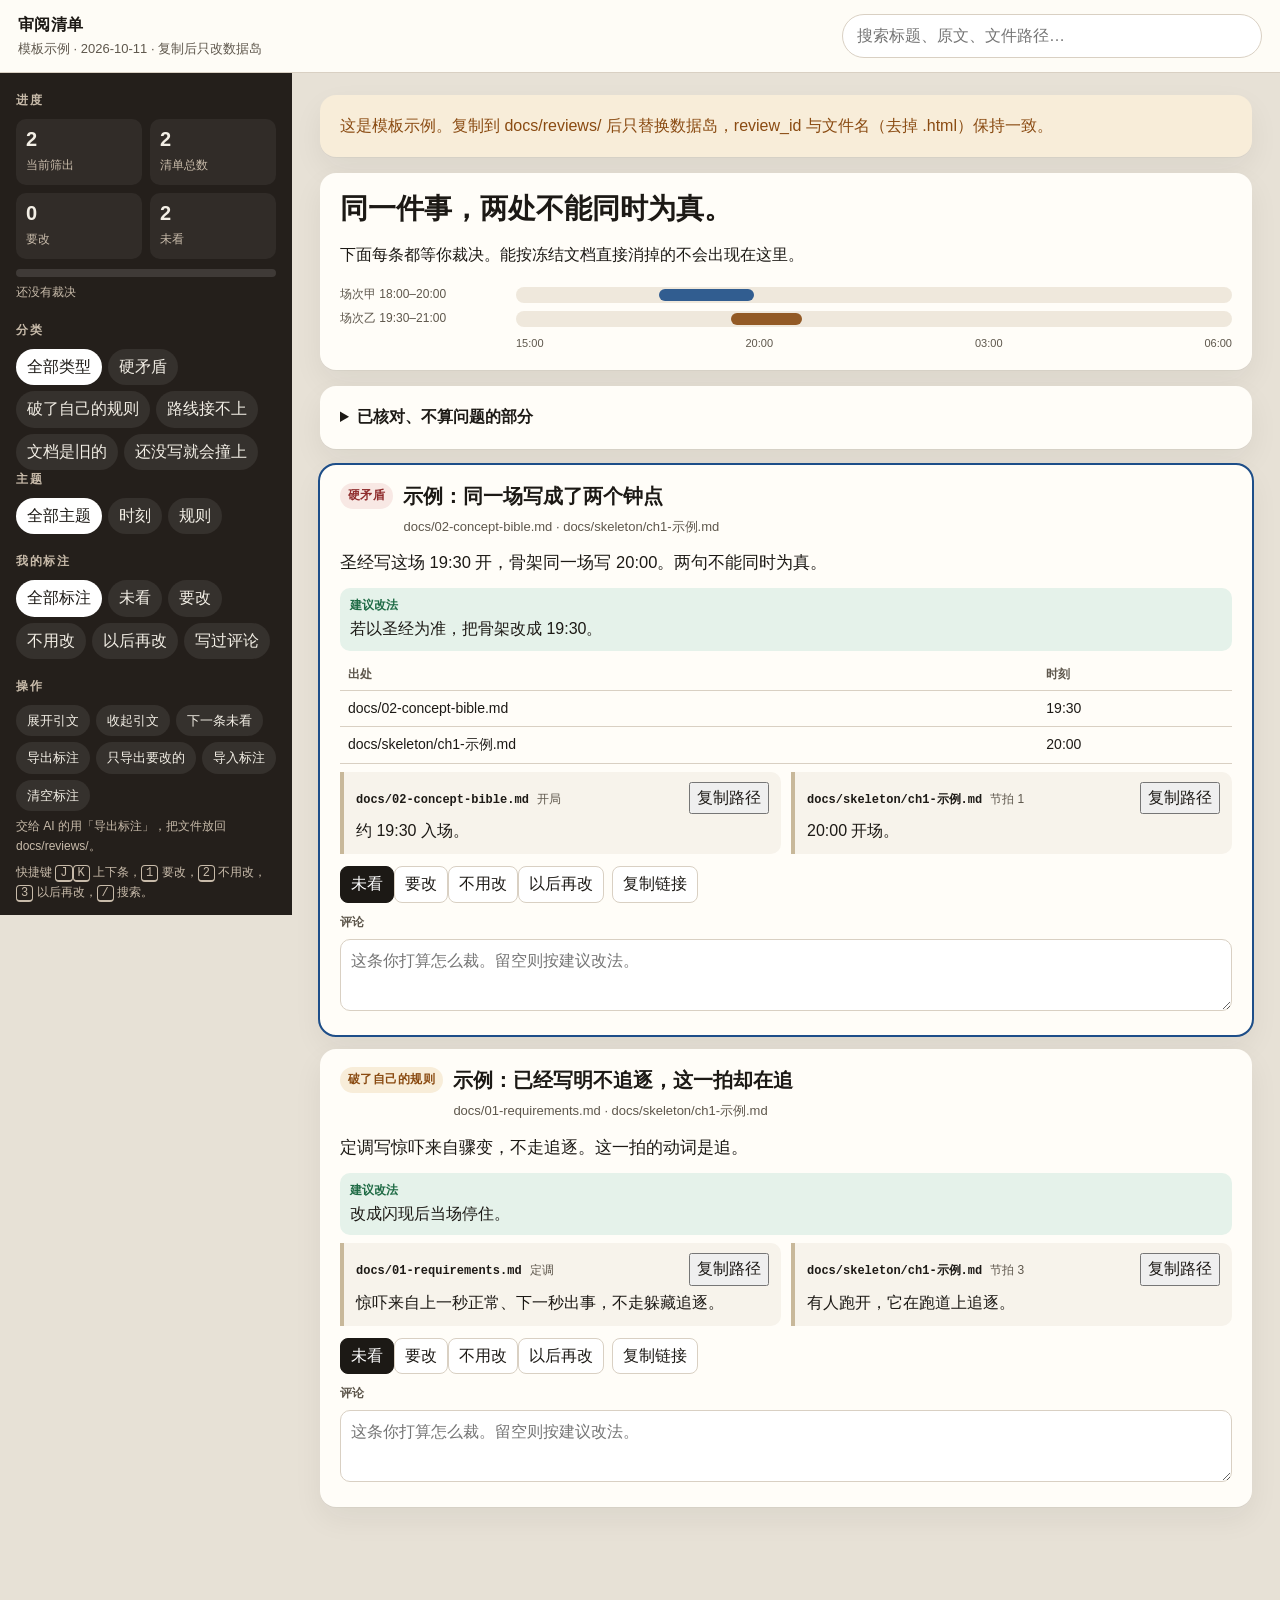
<file: docs/templates/review-board.html>
<!DOCTYPE html>
<html lang="zh-CN">
<head>
<meta charset="UTF-8">
<meta name="viewport" content="width=device-width, initial-scale=1">
<title>审阅清单</title>
<!--
  复制到 docs/reviews/YYYY-MM-DD-短主题.html 后，只改 id="review-data" 的 JSON。
  review_id 与文件名（去掉 .html）相同。file 写成该 HTML 的仓库路径。
  规则见 docs/templates/叙事路径.md §6.4。
-->
<style>
  :root {
    --bg: #e7e1d6;
    --ink: #1c1915;
    --muted: #5e574c;
    --card: #fffdf8;
    --line: #d9d0c3;
    --side: #241f1b;
    --side-ink: #f3efe6;
    --hard: #8f2d2d;
    --hard-bg: #f8e8e4;
    --rule: #8a4b12;
    --rule-bg: #f8edd9;
    --path: #1d4e89;
    --path-bg: #e7eef6;
    --stale: #5c5346;
    --stale-bg: #eeeae3;
    --ahead: #245c45;
    --ahead-bg: #e5f2ea;
    --ok: #1f6b45;
    --shadow: 0 1px 0 rgba(36, 31, 27, .04), 0 12px 30px rgba(36, 31, 27, .06);
  }
  * { box-sizing: border-box; }
  html { scroll-behavior: smooth; }
  body {
    margin: 0;
    color: var(--ink);
    background: var(--bg);
    font: 16px/1.65 "Segoe UI", "PingFang SC", "Microsoft YaHei", sans-serif;
  }
  button, input, select, textarea { font: inherit; color: inherit; }
  .top {
    position: sticky; top: 0; z-index: 20;
    display: flex; gap: 12px; align-items: center;
    padding: 12px 18px;
    background: rgba(255, 253, 248, .94);
    border-bottom: 1px solid var(--line);
    backdrop-filter: blur(8px);
  }
  .top h1 { font-size: 16px; margin: 0; font-weight: 700; letter-spacing: .02em; }
  .top p { margin: 0; color: var(--muted); font-size: 13px; }
  .search {
    margin-left: auto; flex: 1 1 280px; max-width: 420px;
    border: 1px solid var(--line); background: #fff; border-radius: 999px;
    padding: 8px 14px;
  }
  .layout { display: grid; grid-template-columns: 292px 1fr; min-height: calc(100vh - 58px); }
  aside {
    position: sticky; top: 58px; align-self: start;
    max-height: calc(100vh - 58px); overflow: auto;
    padding: 18px 16px 28px;
    background: var(--side); color: var(--side-ink);
  }
  aside h2 { margin: 18px 0 8px; font-size: 12px; letter-spacing: .14em; color: #c8bbaa; }
  aside h2:first-child { margin-top: 0; }
  .statgrid { display: grid; grid-template-columns: 1fr 1fr; gap: 8px; }
  .stat { background: rgba(255,255,255,.06); border-radius: 10px; padding: 8px 10px; }
  .stat b { display: block; font-size: 20px; line-height: 1.2; }
  .stat span { font-size: 12px; color: #c8bbaa; }
  .filters, .tools { display: flex; flex-wrap: wrap; gap: 6px; }
  .filters button, .tools button, .ruling button {
    border: 1px solid transparent; background: rgba(255,255,255,.08);
    color: var(--side-ink); border-radius: 999px; padding: 4px 10px; cursor: pointer;
  }
  .filters button[aria-pressed="true"] { background: #fff; color: var(--ink); }
  .tools button { font-size: 13px; background: rgba(255,255,255,.08); color: var(--side-ink); border-radius: 999px; }
  .progress { height: 8px; background: rgba(255,255,255,.12); border-radius: 99px; overflow: hidden; margin-top: 10px; }
  .progress i { display: block; height: 100%; width: 0; background: #e6c07b; }
  .progress-label, .status { font-size: 12px; color: #c8bbaa; margin: 6px 0 0; }
  main { padding: 22px 28px 80px; max-width: 1100px; }
  .banner, .lead, .cleared, .card {
    background: var(--card); border-radius: 16px; box-shadow: var(--shadow); padding: 18px 20px;
  }
  .banner { margin-bottom: 16px; background: var(--rule-bg); color: var(--rule); }
  .banner.bad { background: var(--hard-bg); color: var(--hard); }
  .banner ul { margin: 8px 0 0; padding-left: 18px; }
  .lead { margin-bottom: 16px; }
  .lead h2 { margin: 0 0 8px; font-size: 28px; line-height: 1.25; }
  .timeline { margin: 14px 0 4px; }
  .tl-row { display: grid; grid-template-columns: 168px 1fr; gap: 8px; align-items: center; margin: 5px 0; }
  .tl-row span { font-size: 12px; color: var(--muted); }
  .tl-track { position: relative; height: 16px; background: #efe8dc; border-radius: 99px; overflow: hidden; }
  .tl-bar { position: absolute; top: 2px; bottom: 2px; border-radius: 99px; opacity: .9; }
  .tick { display: flex; justify-content: space-between; font-size: 11px; color: var(--muted); margin-left: 176px; }
  .cleared { margin: 16px 0; }
  .cleared summary { cursor: pointer; font-weight: 700; }
  .cleared ul { margin: 10px 0 0; padding-left: 18px; }
  .card { margin: 14px 0; scroll-margin-top: 74px; }
  .card[data-mark="yes"] { box-shadow: inset 4px 0 0 var(--hard), var(--shadow); }
  .card[data-mark="no"] { box-shadow: inset 4px 0 0 var(--ok), var(--shadow); }
  .card[data-mark="later"] { box-shadow: inset 4px 0 0 var(--rule), var(--shadow); }
  .card.is-current { outline: 2px solid var(--path); }
  .card.hidden { display: none; }
  .card-head { display: flex; gap: 10px; align-items: flex-start; }
  .band {
    flex: 0 0 auto; font-size: 12px; font-weight: 700; letter-spacing: .04em;
    padding: 3px 8px; border-radius: 999px; white-space: nowrap;
  }
  .band.hard { color: var(--hard); background: var(--hard-bg); }
  .band.rule { color: var(--rule); background: var(--rule-bg); }
  .band.path { color: var(--path); background: var(--path-bg); }
  .band.stale { color: var(--stale); background: var(--stale-bg); }
  .band.ahead { color: var(--ahead); background: var(--ahead-bg); }
  .band.other { color: #3d3a34; background: #ece7df; }
  .card h3 { margin: 0; font-size: 20px; line-height: 1.35; }
  .meta { color: var(--muted); font-size: 13px; margin: 6px 0 0; }
  .verdict { margin: 12px 0; font-size: 16.5px; }
  .suggestion { margin: 8px 0; padding: 8px 10px; background: #e5f2ea; border-radius: 10px; }
  .suggestion b { display: block; font-size: 12px; color: var(--ok); }
  .suggestion.empty { background: #f6f3ee; color: var(--muted); }
  .suggestion.empty b { color: var(--muted); }
  .quotes { display: grid; grid-template-columns: 1fr 1fr; gap: 10px; }
  .quotes.is-collapsed { display: none; }
  .quotes.one { grid-template-columns: 1fr; }
  blockquote {
    margin: 0; background: #f7f3eb; border-left: 4px solid #c8b89a;
    padding: 10px 12px; border-radius: 0 10px 10px 0;
  }
  blockquote header { display: flex; gap: 8px; align-items: baseline; flex-wrap: wrap; margin-bottom: 4px; }
  .src { font-family: ui-monospace, Consolas, monospace; font-size: 12px; font-weight: 700; }
  .loc { font-size: 12px; color: var(--muted); }
  blockquote header button { margin-left: auto; }
  blockquote p { margin: 0; white-space: pre-wrap; }
  table { width: 100%; border-collapse: collapse; font-size: 14px; margin: 8px 0; }
  th, td { border-bottom: 1px solid var(--line); text-align: left; padding: 6px 8px; vertical-align: top; }
  th { font-size: 12px; color: var(--muted); font-weight: 700; }
  .card-tools { display: flex; flex-wrap: wrap; gap: 8px; align-items: center; margin-top: 12px; }
  .card-tools button, .ghost, .ruling button {
    background: #fff; border: 1px solid var(--line); color: var(--ink);
    border-radius: 8px; padding: 4px 10px; cursor: pointer;
  }
  .ruling button[aria-pressed="true"] { background: var(--ink); color: #fff; border-color: var(--ink); }
  .comment-label { display: block; margin-top: 10px; font-size: 12px; font-weight: 700; color: var(--muted); }
  textarea {
    width: 100%; min-height: 72px; margin-top: 6px; border: 1px solid var(--line);
    border-radius: 10px; padding: 8px 10px; background: #fff; resize: vertical;
    font-weight: 400; font-size: 16px; color: var(--ink);
  }
  mark { background: #ffe08a; color: inherit; padding: 0 1px; }
  .empty { display: none; padding: 28px; text-align: center; color: var(--muted); }
  .empty.show { display: block; }
  kbd { font-family: ui-monospace, Consolas, monospace; font-size: 12px; border: 1px solid #c8bbaa; border-bottom-width: 2px; border-radius: 4px; padding: 0 4px; }
  @media (max-width: 980px) {
    .layout { grid-template-columns: 1fr; }
    aside { position: relative; top: 0; max-height: none; }
    .quotes, .tl-row { grid-template-columns: 1fr; }
    .tick { margin-left: 0; }
    .top { flex-wrap: wrap; }
    .search { margin-left: 0; max-width: none; }
    main { padding: 16px; }
  }
  @media print {
    .top, aside, .card-tools, .banner { display: none !important; }
    .card { break-inside: avoid; box-shadow: none; border: 1px solid #ccc; }
    body { background: #fff; }
    textarea { border: none; }
  }
</style>
</head>
<body>
<header class="top">
  <div>
    <h1 id="doc-title">审阅清单</h1>
    <p id="subtitle"></p>
  </div>
  <input class="search" id="q" type="search" placeholder="搜索标题、原文、文件路径…" autocomplete="off">
</header>
<div class="layout">
<aside>
  <h2>进度</h2>
  <div class="statgrid">
    <div class="stat"><b id="n-show">0</b><span>当前筛出</span></div>
    <div class="stat"><b id="n-all">0</b><span>清单总数</span></div>
    <div class="stat"><b id="n-yes">0</b><span>要改</span></div>
    <div class="stat"><b id="n-unread">0</b><span>未看</span></div>
  </div>
  <div class="progress"><i id="bar"></i></div>
  <div class="progress-label" id="bar-label">还没有裁决</div>
  <h2>分类</h2>
  <div class="filters" id="bands"></div>
  <div id="topic-block">
    <h2>主题</h2>
    <div class="filters" id="topics"></div>
  </div>
  <h2>我的标注</h2>
  <div class="filters" id="marks"></div>
  <h2>操作</h2>
  <div class="tools">
    <button type="button" id="expand">展开引文</button>
    <button type="button" id="collapse">收起引文</button>
    <button type="button" id="next">下一条未看</button>
    <button type="button" id="export">导出标注</button>
    <button type="button" id="export-action">只导出要改的</button>
    <button type="button" id="import">导入标注</button>
    <button type="button" id="reset">清空标注</button>
  </div>
  <input id="import-file" type="file" accept="application/json,.json" hidden>
  <p class="progress-label">交给 AI 的用「导出标注」，把文件放回 docs/reviews/。</p>
  <p class="progress-label">快捷键 <kbd>J</kbd><kbd>K</kbd> 上下条，<kbd>1</kbd> 要改，<kbd>2</kbd> 不用改，<kbd>3</kbd> 以后再改，<kbd>/</kbd> 搜索。</p>
  <p class="status" id="status"></p>
</aside>
<main>
  <div id="problems" class="banner bad" hidden></div>
  <div id="example" class="banner" hidden></div>
  <section class="lead">
    <h2 id="lead"></h2>
    <p id="intro"></p>
    <div id="tl-block" hidden>
      <div class="timeline" id="timeline"></div>
      <div class="tick" id="ticks"></div>
    </div>
  </section>
  <details class="cleared" id="cleared" hidden></details>
  <p class="empty" id="empty">这个筛选下没有条目。</p>
  <div id="list"></div>
</main>
</div>

<script type="application/json" id="review-data">
{
  "review_id": "example",
  "file": "docs/templates/review-board.html",
  "title": "审阅清单",
  "project": "模板示例",
  "date": "2026-10-11",
  "subtitle": "复制后只改数据岛",
  "lead": "同一件事，两处不能同时为真。",
  "intro": "下面每条都等你裁决。能按冻结文档直接消掉的不会出现在这里。",
  "bands": [
    ["hard", "硬矛盾"],
    ["rule", "破了自己的规则"],
    ["path", "路线接不上"],
    ["stale", "文档是旧的"],
    ["ahead", "还没写就会撞上"]
  ],
  "topics": [
    ["time", "时刻"],
    ["rules", "规则"]
  ],
  "cleared": [
    "示例：已经核对过、两边说法一致的事实写在这里。"
  ],
  "ticks": ["15:00", "20:00", "03:00", "06:00"],
  "timeline": [
    {"label": "场次甲 18:00–20:00", "start": 20, "end": 33.3, "color": "#1d4e89"},
    {"label": "场次乙 19:30–21:00", "start": 30, "end": 40, "color": "#8a4b12"}
  ],
  "cards": [
    {
      "id": "c01",
      "band": "hard",
      "topic": "time",
      "title": "示例：同一场写成了两个钟点",
      "docs": ["docs/02-concept-bible.md", "docs/skeleton/ch1-示例.md"],
      "verdict": "圣经写这场 19:30 开，骨架同一场写 20:00。两句不能同时为真。",
      "suggestion": "若以圣经为准，把骨架改成 19:30。",
      "quotes": [
        {"file": "docs/02-concept-bible.md", "loc": "开局", "text": "约 19:30 入场。"},
        {"file": "docs/skeleton/ch1-示例.md", "loc": "节拍 1", "text": "20:00 开场。"}
      ],
      "table": {
        "headers": ["出处", "时刻"],
        "rows": [
          ["docs/02-concept-bible.md", "19:30"],
          ["docs/skeleton/ch1-示例.md", "20:00"]
        ]
      }
    },
    {
      "id": "c02",
      "band": "rule",
      "topic": "rules",
      "title": "示例：已经写明不追逐，这一拍却在追",
      "docs": ["docs/01-requirements.md", "docs/skeleton/ch1-示例.md"],
      "verdict": "定调写惊吓来自骤变，不走追逐。这一拍的动词是追。",
      "suggestion": "改成闪现后当场停住。",
      "quotes": [
        {"file": "docs/01-requirements.md", "loc": "定调", "text": "惊吓来自上一秒正常、下一秒出事，不走躲藏追逐。"},
        {"file": "docs/skeleton/ch1-示例.md", "loc": "节拍 3", "text": "有人跑开，它在跑道上追逐。"}
      ]
    }
  ]
}
</script>
<script>
const MARKS = [
  ["unread", "未看"],
  ["yes", "要改"],
  ["no", "不用改"],
  ["later", "以后再改"]
];
const MARK_FILTERS = [
  ["all", "全部标注"],
  ["unread", "未看"],
  ["yes", "要改"],
  ["no", "不用改"],
  ["later", "以后再改"],
  ["noted", "写过评论"]
];
const DEFAULT_BANDS = [
  ["hard", "硬矛盾"],
  ["rule", "破了自己的规则"],
  ["path", "路线接不上"],
  ["stale", "文档是旧的"],
  ["ahead", "还没写就会撞上"]
];
const AGENT_INSTRUCTIONS = "yes：按 note 改；note 为空则按 suggestion；两者都空则停下问，不猜。note 与 suggestion 冲突时以 note 为准。no：不改正文；note 有补充则只记会话日志。later：本轮不改，记待办。unread 或不在 items 里的条目：不改。只改该条 docs 点名的文件。规则全文见 docs/templates/叙事路径.md §6.4。";
const KNOWN_BANDS = new Set(["hard", "rule", "path", "stale", "ahead"]);
const VALID_MARKS = new Set(["unread", "yes", "no", "later"]);

const $ = (s) => document.querySelector(s);
const list = $("#list");
let review = null;
let state = {};
let band = "all";
let topic = "all";
let mark = "all";
let query = "";
let currentId = "";

function esc(s) {
  return String(s ?? "").replace(/[&<>]/g, (c) => ({ "&": "&amp;", "<": "&lt;", ">": "&gt;" }[c]));
}
function highlight(s) {
  const t = esc(s);
  const needle = query.trim();
  if (!needle) return t;
  const re = new RegExp(needle.replace(/[.*+?^${}()|[\]\\]/g, "\\$&"), "gi");
  return t.replace(re, (m) => `<mark>${m}</mark>`);
}
function bandLabel(id) {
  const row = (review.bands || []).find((x) => x[0] === id);
  return row ? row[1] : id;
}
function topicLabel(id) {
  const row = (review.topics || []).find((x) => x[0] === id);
  return row ? row[1] : (id || "");
}
function markLabel(id) {
  const row = MARKS.find((x) => x[0] === id);
  return row ? row[1] : id;
}
function bandClass(id) {
  return KNOWN_BANDS.has(id) ? id : "other";
}
function cardState(id) {
  return state[id] || {};
}
function currentMark(id) {
  const raw = cardState(id).mark || "unread";
  return VALID_MARKS.has(raw) ? raw : "unread";
}
function save() {
  try { localStorage.setItem(storageKey(), JSON.stringify(state)); }
  catch { $("#status").textContent = "这台浏览器没能记下标注。导出仍然可用。"; }
}
function storageKey() {
  return "review-board:" + (review.review_id || "untitled");
}

function tableHtml(table) {
  if (!table || !Array.isArray(table.headers) || !Array.isArray(table.rows)) return "";
  const head = table.headers.map((h) => `<th>${highlight(h)}</th>`).join("");
  const body = table.rows.map((row) => {
    const cells = (Array.isArray(row) ? row : []).map((cell) => `<td>${highlight(cell)}</td>`).join("");
    return `<tr>${cells}</tr>`;
  }).join("");
  return `<table><thead><tr>${head}</tr></thead><tbody>${body}</tbody></table>`;
}

function cardHtml(c) {
  const st = cardState(c.id);
  const chosen = currentMark(c.id);
  const quotes = (c.quotes || []).map((q, qi) => `
    <blockquote>
      <header>
        <span class="src">${esc(q.file || "未填文件")}</span>
        <span class="loc">${esc(q.loc || "")}</span>
        <button type="button" class="copy-path" data-qi="${qi}">复制路径</button>
      </header>
      <p>${highlight(q.text || "")}</p>
    </blockquote>`).join("");
  const sug = String(c.suggestion || "").trim();
  const sugHtml = sug
    ? `<p class="suggestion"><b>建议改法</b>${highlight(sug)}</p>`
    : `<p class="suggestion empty"><b>建议改法</b>没有。选「要改」时请在评论里写明。</p>`;
  const ruling = MARKS.map(([k, lab]) =>
    `<button type="button" data-mark="${k}" aria-pressed="${chosen === k}">${lab}</button>`).join("");
  return `<article class="card" id="${esc(c.id)}" data-band="${esc(c.band)}" data-topic="${esc(c.topic || "")}" data-mark="${chosen}">
    <div class="card-head">
      <span class="band ${bandClass(c.band)}">${esc(bandLabel(c.band))}</span>
      <div>
        <h3>${highlight(c.title)}</h3>
        <p class="meta">${esc((c.docs || []).join(" · "))}</p>
      </div>
    </div>
    <p class="verdict">${highlight(c.verdict || "")}</p>
    ${sugHtml}
    ${tableHtml(c.table)}
    <div class="quotes ${(c.quotes || []).length === 1 ? "one" : ""}">${quotes}</div>
    <div class="card-tools">
      <span class="ruling">${ruling}</span>
      <button type="button" class="ghost link-btn">复制链接</button>
    </div>
    <label class="comment-label">评论
      <textarea placeholder="这条你打算怎么裁。留空则按建议改法。">${esc(st.note || "")}</textarea>
    </label>
  </article>`;
}

function render() {
  list.innerHTML = review.cards.map(cardHtml).join("");
  apply();
  document.querySelectorAll(".card").forEach((el) => {
    el.classList.toggle("is-current", el.id === currentId);
  });
}

function visibleCards() {
  return [...document.querySelectorAll(".card")].filter((el) => !el.classList.contains("hidden"));
}

function apply() {
  const q = query.trim().toLowerCase();
  document.querySelectorAll(".card").forEach((el) => {
    const c = review.cards.find((item) => item.id === el.id);
    if (!c) return;
    const st = cardState(c.id);
    const blob = [
      c.title, c.verdict, c.suggestion, (c.docs || []).join(" "),
      (c.quotes || []).map((item) => [item.file, item.loc, item.text].join(" ")).join(" "),
      JSON.stringify(c.table || "")
    ].join(" ").toLowerCase();
    const chosen = currentMark(c.id);
    const markOk = mark === "all"
      || (mark === "unread" && chosen === "unread")
      || (mark === "noted" && String(st.note || "").trim())
      || chosen === mark;
    const show = (band === "all" || c.band === band)
      && (topic === "all" || c.topic === topic)
      && markOk
      && (!q || blob.includes(q));
    el.classList.toggle("hidden", !show);
  });
  const shown = visibleCards().length;
  $("#n-show").textContent = shown;
  $("#empty").classList.toggle("show", shown === 0);
  const yes = review.cards.filter((c) => currentMark(c.id) === "yes").length;
  const unread = review.cards.filter((c) => currentMark(c.id) === "unread").length;
  const ruled = review.cards.length - unread;
  $("#n-yes").textContent = yes;
  $("#n-unread").textContent = unread;
  const pct = review.cards.length ? Math.round(ruled / review.cards.length * 100) : 0;
  $("#bar").style.width = pct + "%";
  $("#bar-label").textContent = ruled ? `已裁决 ${ruled} / ${review.cards.length}` : "还没有裁决";
}

function setMark(id, next) {
  state[id] = state[id] || {};
  state[id].mark = next;
  save();
  const card = document.getElementById(id);
  if (!card) return;
  card.dataset.mark = next;
  card.querySelectorAll("[data-mark]").forEach((b) => {
    b.setAttribute("aria-pressed", b.dataset.mark === next ? "true" : "false");
  });
  apply();
}

function focusCard(id) {
  currentId = id;
  document.querySelectorAll(".card").forEach((el) => {
    el.classList.toggle("is-current", el.id === id);
  });
  const el = document.getElementById(id);
  if (el) el.scrollIntoView({ behavior: "smooth", block: "start" });
}

async function copyText(text, btn, done) {
  const previous = btn.textContent;
  try {
    await navigator.clipboard.writeText(text);
    btn.textContent = done;
  } catch {
    btn.textContent = text;
  }
  setTimeout(() => { btn.textContent = previous; }, 1200);
}

list.addEventListener("click", (e) => {
  const btn = e.target.closest("button");
  if (!btn) return;
  const card = btn.closest(".card");
  if (!card) return;
  focusCard(card.id);
  if (btn.dataset.mark) {
    setMark(card.id, btn.dataset.mark);
    return;
  }
  if (btn.classList.contains("copy-path")) {
    const c = review.cards.find((item) => item.id === card.id);
    const q = c && c.quotes && c.quotes[Number(btn.dataset.qi)];
    copyText((q && q.file) || "", btn, "已复制");
    return;
  }
  if (btn.classList.contains("link-btn")) {
    const url = location.href.split("#")[0] + "#" + card.id;
    copyText(url, btn, "已复制");
  }
});
list.addEventListener("input", (e) => {
  const ta = e.target;
  if (!ta.matches("textarea")) return;
  const card = ta.closest(".card");
  state[card.id] = state[card.id] || {};
  state[card.id].note = ta.value;
  save();
  apply();
});

function chipRow(host, items, get, set) {
  host.innerHTML = items.map(([k, lab]) =>
    `<button type="button" data-k="${esc(k)}" aria-pressed="${get() === k}">${esc(lab)}</button>`).join("");
  host.querySelectorAll("button").forEach((btn) => {
    btn.addEventListener("click", () => {
      set(btn.dataset.k);
      host.querySelectorAll("button").forEach((b) => b.setAttribute("aria-pressed", b === btn ? "true" : "false"));
      apply();
    });
  });
}

function renderChrome() {
  const title = review.title || "审阅清单";
  $("#doc-title").textContent = title;
  document.title = [review.project, title].filter(Boolean).join(" · ");
  $("#subtitle").textContent = [review.project, review.date, review.subtitle].filter(Boolean).join(" · ");
  $("#lead").textContent = review.lead || "";
  $("#intro").textContent = review.intro || "";
  const example = $("#example");
  if (review.review_id === "example") {
    example.hidden = false;
    example.textContent = "这是模板示例。复制到 docs/reviews/ 后只替换数据岛，review_id 与文件名（去掉 .html）保持一致。";
  }
  const problems = validate();
  const box = $("#problems");
  if (problems.length) {
    box.hidden = false;
    box.innerHTML = `<b>数据岛有 ${problems.length} 处要改</b><ul>${problems.map((x) => `<li>${esc(x)}</li>`).join("")}</ul>`;
  }
  const cleared = review.cleared || [];
  const clearedEl = $("#cleared");
  if (cleared.length) {
    clearedEl.hidden = false;
    clearedEl.innerHTML = `<summary>已核对、不算问题的部分</summary><ul>${cleared.map((x) => `<li>${esc(x)}</li>`).join("")}</ul>`;
  }
  const rows = review.timeline || [];
  const block = $("#tl-block");
  if (rows.length) {
    block.hidden = false;
    $("#timeline").innerHTML = rows.map((row) => {
      const a = Number(row.start) || 0;
      const b = Number(row.end) || 0;
      const color = /^#[0-9a-fA-F]{3,8}$/.test(row.color || "") ? row.color : "#8a4b12";
      return `<div class="tl-row"><span>${esc(row.label || "")}</span><div class="tl-track"><i class="tl-bar" style="left:${a}%;width:${Math.max(0, b - a)}%;background:${color}"></i></div></div>`;
    }).join("");
    const ticks = review.ticks || [];
    $("#ticks").innerHTML = ticks.map((t) => `<span>${esc(t)}</span>`).join("");
  }
  const bands = [["all", "全部类型"]].concat(review.bands.length ? review.bands : DEFAULT_BANDS);
  chipRow($("#bands"), bands, () => band, (v) => { band = v; });
  const topicBlock = $("#topic-block");
  if (review.topics.length) {
    chipRow($("#topics"), [["all", "全部主题"]].concat(review.topics), () => topic, (v) => { topic = v; });
  } else {
    topicBlock.hidden = true;
  }
  chipRow($("#marks"), MARK_FILTERS, () => mark, (v) => { mark = v; });
  $("#n-all").textContent = review.cards.length;
}

function validate() {
  const problems = [];
  const seen = new Set();
  review.cards = (review.cards || []).filter((c, i) => {
    if (!c || !c.id || !c.title || !c.band) {
      problems.push(`第 ${i + 1} 条缺 id、title 或 band，已跳过`);
      return false;
    }
    if (seen.has(c.id)) {
      problems.push(`重复 id ${c.id}，已跳过`);
      return false;
    }
    seen.add(c.id);
    if (!Array.isArray(c.quotes) || !c.quotes.length) problems.push(`${c.id} 没有引文`);
    if (!Array.isArray(c.docs) || !c.docs.length) problems.push(`${c.id} 没有 docs`);
    return true;
  });
  review.bands = Array.isArray(review.bands) ? review.bands : [];
  review.topics = Array.isArray(review.topics) ? review.topics : [];
  return problems;
}

function itemOut(c) {
  const st = cardState(c.id);
  const chosen = currentMark(c.id);
  return {
    id: c.id,
    band: c.band,
    band_label: bandLabel(c.band),
    topic: c.topic || "",
    topic_label: topicLabel(c.topic),
    title: c.title,
    docs: c.docs || [],
    verdict: c.verdict || "",
    suggestion: c.suggestion || "",
    quotes: (c.quotes || []).map((q) => ({ file: q.file || "", loc: q.loc || "", text: q.text || "" })),
    mark: chosen,
    mark_label: markLabel(chosen),
    note: st.note || ""
  };
}

function download(filename, obj) {
  const blob = new Blob([JSON.stringify(obj, null, 2) + "\n"], { type: "application/json" });
  const a = document.createElement("a");
  const url = URL.createObjectURL(blob);
  a.href = url;
  a.download = filename;
  a.click();
  setTimeout(() => URL.revokeObjectURL(url), 1500);
  $("#status").textContent = `已导出 ${filename}。请放回 docs/reviews/，让 AI 读取。`;
}

function exportBoard(mode) {
  const items = review.cards.map(itemOut).filter((item) => {
    if (mode === "action") return item.mark === "yes" || item.mark === "later";
    return true;
  });
  if (mode === "action" && !items.length) {
    $("#status").textContent = "没有「要改」或「以后再改」的条目。";
    return;
  }
  if (mode === "all" && items.every((item) => item.mark === "unread") && !confirm("还没有裁决。仍要导出全部条目吗？")) return;
  const name = mode === "action" ? `${review.review_id}-标注-要改.json` : `${review.review_id}-标注.json`;
  download(name, {
    review_id: review.review_id || "",
    source_html: review.file || "",
    exported: new Date().toISOString(),
    agent_instructions: AGENT_INSTRUCTIONS,
    items
  });
}

function importState(data) {
  if (!data || typeof data !== "object" || !Array.isArray(data.items)) {
    $("#status").textContent = "这份 JSON 没有 items 数组。";
    return;
  }
  if (data.review_id && review.review_id && data.review_id !== review.review_id) {
    $("#status").textContent = `这份标注属于 ${data.review_id}，当前页面是 ${review.review_id}。没有导入。`;
    return;
  }
  const ids = new Set(review.cards.map((c) => c.id));
  let applied = 0;
  let skipped = 0;
  data.items.forEach((item) => {
    if (!item || !ids.has(item.id)) { skipped += 1; return; }
    const next = VALID_MARKS.has(item.mark) ? item.mark : "unread";
    state[item.id] = { mark: next, note: String(item.note || "") };
    applied += 1;
  });
  save();
  render();
  $("#status").textContent = `导入 ${applied} 条${skipped ? `，${skipped} 条对不上编号` : ""}。`;
}

$("#expand").addEventListener("click", () => {
  document.querySelectorAll(".quotes").forEach((n) => { n.classList.remove("is-collapsed"); });
});
$("#collapse").addEventListener("click", () => {
  document.querySelectorAll(".quotes").forEach((n) => { n.classList.add("is-collapsed"); });
});
$("#next").addEventListener("click", () => {
  const next = visibleCards().find((el) => currentMark(el.id) === "unread");
  if (next) focusCard(next.id);
  else $("#status").textContent = "筛选里没有未看的条目。";
});
$("#export").addEventListener("click", () => exportBoard("all"));
$("#export-action").addEventListener("click", () => exportBoard("action"));
$("#import").addEventListener("click", () => $("#import-file").click());
$("#import-file").addEventListener("change", () => {
  const file = $("#import-file").files && $("#import-file").files[0];
  $("#import-file").value = "";
  if (!file) return;
  const reader = new FileReader();
  reader.onload = () => {
    try { importState(JSON.parse(String(reader.result))); }
    catch { $("#status").textContent = "这个文件不是合法 JSON。"; }
  };
  reader.readAsText(file, "utf-8");
});
$("#reset").addEventListener("click", () => {
  if (!confirm("清空这台浏览器里的标注和评论？清单还在，磁盘上的文件也不会改。")) return;
  Object.keys(state).forEach((k) => delete state[k]);
  save();
  render();
  $("#status").textContent = "已清空这台浏览器里的标注。";
});
$("#q").addEventListener("input", (e) => {
  query = e.target.value;
  render();
});
document.addEventListener("keydown", (e) => {
  if (e.key === "/" && document.activeElement !== $("#q")) {
    e.preventDefault();
    $("#q").focus();
    return;
  }
  if (document.activeElement && ["INPUT", "TEXTAREA"].includes(document.activeElement.tagName)) return;
  const cards = visibleCards();
  if (!cards.length) return;
  if (e.key === "j" || e.key === "J" || e.key === "k" || e.key === "K") {
    const delta = (e.key === "j" || e.key === "J") ? 1 : -1;
    let i = cards.findIndex((el) => el.id === currentId);
    if (i < 0) i = 0;
    else i = Math.max(0, Math.min(cards.length - 1, i + delta));
    focusCard(cards[i].id);
  }
  const keyMark = { "1": "yes", "2": "no", "3": "later" };
  if (keyMark[e.key]) {
    const target = cards.find((el) => el.id === currentId) || cards[0];
    setMark(target.id, keyMark[e.key]);
    focusCard(target.id);
  }
});

function boot() {
  let data;
  try {
    data = JSON.parse($("#review-data").textContent);
  } catch (e) {
    $("#problems").hidden = false;
    $("#problems").textContent = "数据岛不是合法 JSON：" + e.message;
    return;
  }
  review = data;
  renderChrome();
  try {
    const saved = JSON.parse(localStorage.getItem(storageKey()) || "{}");
    if (saved && typeof saved === "object" && !Array.isArray(saved)) state = saved;
  } catch { state = {}; }
  currentId = review.cards[0] ? review.cards[0].id : "";
  render();
  if (location.hash) {
    const id = decodeURIComponent(location.hash.slice(1));
    if (document.getElementById(id)) focusCard(id);
  }
}
boot();
</script>
</body>
</html>
</file>
<file: style.css>
/* ===== style.css · 母本参考样式（源自930实战，ADR-0010） =====
   通用段落：preload / game-container / text / choices / status-bar / save-dialog / image-viewer。
   可选机制段落（不挂对应 DOM 即不生效）：HUD 状态条、规则手册面板、记忆闪色、屏幕特效遮罩。
   新项目按题材换肤：改 CSS 变量与字体起步，结构类名尽量不动（引擎按类名追加动画类）。 */
/* ========== 设计系统：九三〇深夜来宾手册 ==========
   2026-10-03 自尸潮笔记 style.css 移植剥离：
   删除 weather-rain 雨滴遮罩、power-out 停电遮罩、zombie-surround-* 包围遮罩
   （含两处媒体查询里的对齐覆盖）；保留基础 UI / 文本语义 class / 暗角基座 / #status-warning。
   世界观锚点：
   --phosphor 磷光绿 = 深夜校园里唯一醒着的强调色（仅光标/悬停/聚焦）
   --blood    干血色 = 仅危险：QTE/违规/死亡
   正文宋体 = 塑封手册印刷感；状态数字等宽 = 时刻表感
   ==================================================== */

:root {
  --canvas:   #0b0d0a;   /* 页面底——中毒般暗绿黑 */
  --paper:    #16140f;   /* 文字/选项面板——碳灰纸 */
  --ink:      #cfc7b6;   /* 正文——褪色墨色 */
  --ash:      #7a7466;   /* 次要文字/边框/占位 */
  --phosphor: #a8d469;   /* 丧尸眼磷光绿——唯一强调色 */
  --blood:    #9e2a22;   /* 干血——仅危险 */

  /* —— 正文语义色（09-27 加，见 tools/剧情文本HTML增强方案.md §3）—— */
  /* 系统/UI */
  --sys:      #4ec9d4;   /* 系统提示青（替代过亮的 #00fbffff） */
  --warn:     #ffaa00;   /* 警告橙（沿用既有 inline 色） */
  --crit:     #ff4d3d;   /* 危险红（沿用既有 #ff4444 语义） */
  /* 物质/感官 */
  --gore:     #b05a4c;   /* 血、腐肉（描写性暗红，弱于 crit） */
  --rot:      #9fb05a;   /* 丧尸、腐臭（脏黄绿，别和磷光绿混） */
  --leaf:     #5f9e7a;   /* 植被 */
  --water:    #6fa8c8;   /* 水、雨 */
  --fire:     #ff9a3c;   /* 火、光 */
  --dust:     #948d80;   /* 尘、雾、灰 */
  --chem:     #c3cc7a;   /* 化工、汞（银绿） */
  --smell:    #c0a06a;   /* 气味（褐黄） */
  /* 载体/叙事 */
  --mem:      #a99ec4;   /* 回忆（淡紫） */
  --hand:     #d8c9a3;   /* 手写纸（暖白） */
  --term:     #7fd3e8;   /* 电子屏（冷青） */
  --sign:     #e0b64a;   /* 招牌（亮黄） */
  --numb:     #9aa0a6;   /* 麻木/体征（冷灰，沿用既有 inline 色） */
}

/* ========== 全局重置 ========== */
* {
  margin: 0;
  padding: 0;
  box-sizing: border-box;
}

/* 触控设备：连点选项不触发双击缩放（桌面无感知） */
.choice-btn,
#restart-btn,
#backtrack-btn,
.choice-input-submit,
#scene-text {
  touch-action: manipulation;
}

html, body {
  width: 100%;
  min-height: 100vh;
  min-height: 100dvh;        /* 手机端地址栏收放不跳动（不支持 dvh 的浏览器用上一行） */
  background: var(--canvas);
  color: var(--ink);
  font-family: "STZhongsong", "Songti SC", "Noto Serif CJK SC", "SimSun", serif;
  overflow-x: hidden;
  overflow-y: auto;          /* 允许纵向滚动查看选项 */
}

/* ========== 主容器（自然流布局） ========== */
#game-container {
  width: 100%;
  min-height: 100vh;
  min-height: 100dvh;
}

/* ========== 图片区域：占满一屏高度 ========== */
#image-area {
  width: 100%;
  height: 100vh;             /* 恰好占满视口 */
  height: 100dvh;
  background: var(--canvas); /* 加载前底色 */
  position: relative;
  overflow: hidden;
}

#scene-image {
  width: 100%;
  height: 100%;
  object-fit: cover;         /* 裁剪铺满，不变形 */
  display: block;
}

/* ====== 黑暗光锥（darkSearch，engine.js「黑暗光锥」节）====== */
/* 提亮层：同图 + brightness 滤镜，径向 mask 只露出光圈——模拟手电照亮 */
#dark-lit-layer {
  position: absolute;
  inset: 0;
  width: 100%;
  height: 100%;
  object-fit: cover;
  display: none;
  pointer-events: none;
  filter: brightness(2.2) contrast(1.06);
  -webkit-mask-image: radial-gradient(circle var(--lr, 0px) at var(--lx, 50%) var(--ly, 50%), #000 0 52%, transparent 96%);
  mask-image: radial-gradient(circle var(--lr, 0px) at var(--lx, 50%) var(--ly, 50%), #000 0 52%, transparent 96%);
}
#dark-lit-layer.fire {
  filter: brightness(1.9) contrast(1.05) sepia(0.35) saturate(1.35);
}
/* 手机微光：提亮比手电弱一点（遮罩中央还会再压一层暗，见下） */
#dark-lit-layer.phone {
  filter: brightness(2.0) contrast(1.04);
}
/* 遮罩层：圈外压黑（圈边缘半透过渡） */
#dark-mask {
  position: absolute;
  inset: 0;
  display: none;
  pointer-events: none;
  background: radial-gradient(circle var(--lr, 0px) at var(--lx, 50%) var(--ly, 50%),
    rgba(0, 0, 0, 0) 0, rgba(0, 0, 0, 0.25) 58%, rgba(0, 0, 0, 0.97) 100%);
}
#image-area.dark-fire #dark-mask {
  background: radial-gradient(circle var(--lr, 0px) at var(--lx, 50%) var(--ly, 50%),
    rgba(26, 10, 0, 0) 0, rgba(26, 10, 0, 0.3) 58%, rgba(10, 4, 0, 0.97) 100%);
}
/* 手机微光：光圈中央也压一层半透暗（提亮×压暗后圈内净亮度约 1.3×，只有手电的六成）——
   亮的大件（车、人影、反光）看得出，暗处细字（标语/铭牌）基本不可辨，模拟"手机找东西
   费劲"的难度梯度（视觉语言同断电灰遮罩）。两档透明度为可调口味值 */
#image-area.dark-phone #dark-mask {
  background: radial-gradient(circle var(--lr, 0px) at var(--lx, 50%) var(--ly, 50%),
    rgba(0, 2, 8, 0.35) 0, rgba(0, 2, 8, 0.48) 58%, rgba(0, 2, 8, 0.97) 100%);
}
/* 激活态：显示双层、吃掉触摸滚动、隐藏系统光标（光圈就是光标） */
#image-area.dark-searching {
  touch-action: none;
  cursor: none;
}
#image-area.dark-searching #dark-lit-layer,
#image-area.dark-searching #dark-mask {
  display: block;
}
/* 已发现热点标记（发现后常驻，重进场景按 var 恢复） */
.dark-found-mark {
  position: absolute;
  transform: translate(-50%, -50%);
  pointer-events: none;
  z-index: 61;
  background: rgba(10, 16, 11, 0.85);
  color: #7ecf9d;
  border: 1px solid rgba(126, 207, 157, 0.8);
  border-radius: 4px;
  padding: 2px 8px;
  font-size: 13px;
  white-space: nowrap;
}
/* 热点照亮时追加的互动选项：入场动画标示"新发现" */
.choice-btn.choice-new {
  animation: choice-new-in 0.45s ease;
}
@keyframes choice-new-in {
  from { opacity: 0; transform: translateY(8px); }
  to   { opacity: 1; transform: none; }
}

/* ========== 图片查看器（imageZoom 标记场景可点开，见 engine.js 图片查看器节） ========== */
/* 角标 = 门票：仅引擎在标记场景给 #image-area 加 .image-zoomable 时显示 */
#zoom-badge {
  position: absolute;
  right: 24px;
  bottom: 220px;             /* 抬到文本卡 -200px 叠压区之上 */
  z-index: 60;               /* 压过特效遮罩（50），与文本/选项同层 */
  padding: 6px 10px;
  font-size: 20px;
  line-height: 1;
  background: rgba(22, 20, 15, 0.6);
  border: 1px solid rgba(122, 116, 102, 0.4);
  border-radius: 999px;
  pointer-events: none;      /* 点击穿透到图片 */
  user-select: none;
  -webkit-user-select: none;
}

#image-viewer {
  position: fixed;
  inset: 0;
  z-index: 140;              /* 文本展开(101)/状态栏(120)之上，QTE 条(150)之下 */
  background: rgba(0, 0, 0, 0.92);
  align-items: center;
  justify-content: center;
  overflow: hidden;
  touch-action: none;        /* 手势全部接管（捏合缩放/拖拽平移） */
  overscroll-behavior: contain;
}

#image-viewer-img {
  max-width: 100%;
  max-height: 100%;
  object-fit: contain;       /* 完整显示，永不裁切 */
  transform-origin: 0 0;     /* 缩放平移由 JS 用 translate/scale 计算 */
  user-select: none;
  -webkit-user-select: none;
  -webkit-user-drag: none;
  pointer-events: none;      /* 手势统一落在背板 #image-viewer 上 */
}

/* ========== 剧情文字：碳灰纸 + 笔记本栏线 ========== */
#text-area {
  position: relative;
  z-index: 60;
  width: 88%;
  max-width: 1200px;
  max-height: 100px;        /* 根据你期望的区域大小调整 */
  overflow-y: auto;         /* 纵向超出时显示滚动条 */
  padding-right: 8px;       /* 让滚动条不遮挡文字 */
  margin: -200px auto 0;      /* 向上移动 200px，覆盖图片底部边缘 */
  padding: 26px 30px;
  background: rgba(22, 20, 15, 0.92);          /* 碳灰纸（半透，透出场景） */
  backdrop-filter: blur(14px);
  -webkit-backdrop-filter: blur(14px);
  border-radius: 14px;
  border: 1px solid rgba(122, 116, 102, 0.3);
  border-left: 3px solid rgba(158, 42, 34, 0.45);   /* 笔记本红色栏线 */
  box-shadow: 0 -8px 25px rgba(0, 0, 0, 0.55);
}

#scene-text {
  color: var(--ink);
  font-size: 18px;
  line-height: 1.9;
  letter-spacing: 0.5px;
  white-space: pre-wrap;
  position: relative;
  transition: opacity 0.4s;
}

/* ========== 正文语义 class（09-27 加）==========
   规则（写文时务必遵守，防"圣诞树"）：
   1) 只允许行内元素：#scene-text 是 <p>，<div>/<ul>/<table> 会撑破段落；
   2) 单段配额：≤2 处强调（crit/sfx/shout）+ ≤1 处环境色；
   3) 环境色只包整句，不包单词；
   4) 打字机每帧重写 innerHTML → 不要挂长 CSS 动画，会不停重启；
   5) 新增/改名必须同步 engine.js 的 CHOICE_HTML_CLASSES（选项白名单）。
   ============================================== */

/* 系统/UI */
.sys      { color: var(--sys); font-style: italic; }
.sys.warn { color: var(--warn); }
.sys.crit { color: var(--crit); }
.numb     { color: var(--numb); letter-spacing: 1.2px; }

/* 危险与声音 */
.crit     { color: var(--crit); font-weight: bold; letter-spacing: 0.05em; }
.warn     { color: var(--warn); }
.sfx      { font-family: "PingFang SC", "Microsoft YaHei", sans-serif;
            font-size: 1.35em; font-weight: bold; letter-spacing: 0.1em; }
.sfx.crit { color: var(--crit); }
.shout    { font-family: "PingFang SC", "Microsoft YaHei", sans-serif;
            font-size: 1.15em; font-weight: bold; color: var(--warn); }
.rot      { color: var(--rot); letter-spacing: 0.08em; }

/* 感官/叙事 */
.smell    { color: var(--smell); font-style: italic; }
.think    { color: #a99e86; font-style: italic; }
.mem      { color: var(--mem); opacity: 0.9; }

/* 环境（只包整句，单段最多 1 处） */
.leaf     { color: var(--leaf); }
.water    { color: var(--water); }
.fire     { color: var(--fire); }
.dust     { color: var(--dust); }
.gore     { color: var(--gore); }
.chem     { color: var(--chem);
            text-shadow: 1.5px 0 0 rgba(195, 204, 122, 0.45), -1.5px 0 0 rgba(195, 204, 122, 0.25); }

/* 载体 */
.hand     { font-family: "STKaiti", "KaiTi", "Kaiti SC", serif; color: var(--hand); }
.print    { letter-spacing: 0.08em; color: #b8b09d; }
.term     { font-family: "Consolas", "Courier New", monospace; color: var(--term);
            text-shadow: 0 0 6px rgba(127, 211, 232, 0.35); }
.sign     { font-family: "PingFang SC", "Microsoft YaHei", sans-serif;
            color: var(--sign); letter-spacing: 0.15em; }

/* 数值/时间/结局 */
.num      { font-family: "Consolas", "Courier New", monospace; color: var(--phosphor); font-weight: bold; }
.clock    { font-family: "Consolas", "Courier New", monospace; font-size: 0.85em; color: var(--ash); }
.end      { color: var(--blood); font-weight: bold; letter-spacing: 0.2em; font-size: 1.05em; }
/* 死亡结局：正文段落用（end 是结局条专用，写在结局结算那一行） */
.death    { color: var(--blood); font-weight: bold; letter-spacing: 0.12em; }

/* 显示别名（{_display} / 选项文本里写的短名，等价于 .mem / .think） */
.memory   { color: var(--mem); opacity: 0.9; }
.inner    { color: #a99e86; font-style: italic; }

/* 展开/收起文本区域 */
#text-area.text-expanded {
  position: fixed;
  top: 8%;
  left: 5%;
  width: 90%;
  max-width: none;
  max-height: 82vh;
  max-height: 82dvh;
  z-index: 100;
  margin: 0;
  background: rgba(22, 20, 15, 0.95);
  backdrop-filter: blur(14px);
  -webkit-backdrop-filter: blur(14px);
  border-radius: 14px;
  border: 1px solid rgba(122, 116, 102, 0.35);
  border-left: 3px solid rgba(158, 42, 34, 0.55);   /* 展开时栏线更清楚 */
  box-shadow: 0 0 40px rgba(0, 0, 0, 0.6);
}
#text-area.text-expanded #scene-text {
  cursor: zoom-out;
}
#text-area.text-expanded ~ #choices-area.text-expanded {
  position: fixed;
  bottom: 6%;
  left: 50%;
  transform: translateX(-50%);
  z-index: 101;
  width: 88%;
  max-width: 1000px;
  margin: 0;
}
#scene-text {
  cursor: zoom-in;
}
#scene-text.typing {
  cursor: pointer;
}

/* 打字机光标——磷光绿（灰暗世界里唯一活着的光） */
#scene-text.typing::after {
  content: "▮";
  color: var(--phosphor);
  font-size: 20px;
  animation: blink 0.8s infinite;
  margin-left: 2px;
  vertical-align: baseline;
  text-shadow: 0 0 8px rgba(168, 212, 105, 0.6);
}

@keyframes blink {
  0%, 100% { opacity: 1; }
  50%      { opacity: 0; }
}

/* ========== 选项区域（文字下方，需下滑查看） ========== */
#choices-area {
  position: relative;
  z-index: 60;
  width: 88%;
  max-width: 1000px;
  margin: 20px auto 40px;    /* 与文字保持间距，底部留空 */
  display: flex;
  flex-direction: row;
  gap: 12px;
}

.choice-btn {
  display: block;
  width: 100%;
  padding: 14px 22px;
  font-size: 16px;
  color: var(--ink);
  font-family: inherit;
  background: rgba(22, 20, 15, 0.88);      /* 碳灰纸片 */
  backdrop-filter: blur(8px);
  -webkit-backdrop-filter: blur(8px);
  border: 1px solid rgba(122, 116, 102, 0.35);
  border-radius: 10px;
  cursor: pointer;
  transition: all 0.3s ease;
  text-align: center;
  box-shadow: 0 4px 15px rgba(0, 0, 0, 0.35);
}

/* 悬停效果见文件末尾 @media (hover: hover) —— 触屏设备不触发粘滞 hover */

.choice-btn:active {
  transform: translateY(0);
}

/* ===== 输入框选项 ===== */
.choice-input-container {
  z-index: 200;
  width: 100%;
  display: flex;
  flex-direction: column;
  gap: 8px;
  padding: 10px 0;
}

.choice-input-label {
  color: var(--phosphor);
  font-size: 15px;
  font-weight: bold;
  text-align: center;
  letter-spacing: 1px;
}

.choice-input-row {
  display: flex;
  gap: 8px;
  width: 100%;
}

.choice-input-field {
  flex: 1;
  padding: 12px 16px;
  font-size: 18px;
  color: var(--ink);
  background: rgba(11, 13, 10, 0.6);
  border: 1px solid rgba(122, 116, 102, 0.4);
  border-radius: 10px;
  outline: none;
  transition: border-color 0.3s, box-shadow 0.3s;
  font-family: inherit;
  letter-spacing: 2px;
}

.choice-input-field:focus {
  border-color: var(--phosphor);
  box-shadow: 0 0 12px rgba(168, 212, 105, 0.25);
}

.choice-input-field::placeholder {
  color: rgba(122, 116, 102, 0.6);
  letter-spacing: 0;
}

.choice-input-submit {
  flex-shrink: 0;
  width: auto;
  padding: 12px 24px;
  background: rgba(168, 212, 105, 0.12);
  border-color: rgba(168, 212, 105, 0.4);
}

/* .choice-input-submit:hover 见文件末尾 @media (hover: hover) */

/* 无选项提示文字 */
#choices-area p {
  color: var(--phosphor);
  text-align: center;
  font-size: 20px;
  margin: 0 auto;
}

/* 结局屏的"— 剧 终 —"占满一行，让按钮换到下一行 */
#choices-area p.end-msg {
  flex-basis: 100%;
  width: 100%;
  margin-bottom: 8px;
}

/* ========== 重新开始按钮（固定右上角） ========== */
#status-bar {
  position: fixed;
  top: 15px;
  right: 20px;
  z-index: 120;
}

#restart-btn,
#backtrack-btn {
  padding: 8px 22px;
  font-size: 14px;
  color: var(--ink);
  background: rgba(11, 13, 10, 0.7);
  backdrop-filter: blur(8px);
  -webkit-backdrop-filter: blur(8px);
  border: 1px solid rgba(122, 116, 102, 0.4);
  border-radius: 20px;
  cursor: pointer;
  transition: all 0.3s;
  font-family: "Consolas", "Courier New", monospace;   /* 化验单感 */
  letter-spacing: 1px;
}
/* 回溯按钮（顶部） */
#backtrack-btn {
  color: var(--phosphor);
  border-color: rgba(168, 212, 105, 0.4);
  margin-right: 8px;
  display: none;
}

/* #backtrack-btn:hover 见文件末尾 @media (hover: hover) */

/* QTE 倒计时浮层（结构由 engine.js startQteUi 创建） */
#qte-timer {
  position: fixed;
  top: 18px;
  left: 50%;
  transform: translateX(-50%);
  width: 88%;
  max-width: 640px;
  z-index: 150;
  margin-top: 8px;
  padding: 12px 18px;
  pointer-events: none;        /* 纯展示条：不拦截底下的图片触摸（darkSearch+QTE 叠加时光圈要全图可达） */
  background: rgba(0, 0, 0, 0.75);
  backdrop-filter: blur(8px);
  -webkit-backdrop-filter: blur(8px);
  border: 1px solid rgba(168, 212, 105, 0.35);
  border-radius: 10px;
  box-shadow: 0 0 20px rgba(255, 0, 0, 0.3);
}

.qte-row {
  display: flex;
  align-items: center;
  gap: 10px;
}

.qte-label {
  color: var(--ink);
  font-weight: bold;
  white-space: nowrap;
  font-size: 15px;
}

.qte-track {
  flex: 1;
  height: 10px;
  background: rgba(255, 255, 255, 0.15);
  border-radius: 5px;
  overflow: hidden;
  min-width: 60px;
}

.qte-progress {
  height: 100%;
  width: 100%;
  background: var(--blood);
  border-radius: 5px;
}

.qte-countdown {
  color: var(--ink);
  font-weight: bold;
  font-size: 16px;
  min-width: 42px;
  text-align: right;
}

/* 最后 1 秒警戒色（由 engine.js 加类） */
#qte-timer.qte-urgent .qte-progress {
  background: #7d1f1a;
}
#qte-timer.qte-urgent .qte-countdown {
  color: #7d1f1a;
}

/* ===== 场景抖动 ===== */
@keyframes shake {
  0%, 100% { transform: translateX(0); }
  10%      { transform: translateX(-7px) rotate(-0.6deg); }
  30%      { transform: translateX(7px)  rotate(0.6deg); }
  50%      { transform: translateX(-5px) rotate(-0.3deg); }
  70%      { transform: translateX(5px)  rotate(0.3deg); }
  90%      { transform: translateX(-2px); }
}
#game-container.shake {
  animation: shake 0.45s ease-out;
  will-change: transform;   /* 隔离渲染层，避免重排扩散 */
}

/* ===== 屏幕特效遮罩层 ===== */
#screen-effect-overlay {
  position: fixed;
  top: 0;
  left: 0;
  right: 0;
  bottom: 0;
  pointer-events: none;        /* 不阻挡点击 */
  z-index: 50;
  transition: background 0.8s ease;
}

/* 体力=2：轻微暗角 */
#screen-effect-overlay.vignette-warning {
  background: radial-gradient(
    ellipse at center,
    transparent 55%,
    rgba(0, 0, 0, 0.45) 100%
  );
}

/* 体力≤1：重度暗角 + 脉冲呼吸感 */
#screen-effect-overlay.vignette-danger {
  background: radial-gradient(
    ellipse at center,
    transparent 35%,
    rgba(0, 0, 0, 0.72) 100%
  );
  animation: pulse-vignette 2.5s ease-in-out infinite;
}

@keyframes pulse-vignette {
  0%, 100% {
    background: radial-gradient(ellipse at center, transparent 38%, rgba(0,0,0,0.6) 100%);
  }
  50% {
    background: radial-gradient(ellipse at center, transparent 28%, rgba(0,0,0,0.78) 100%);
  }
}

/* ===== 状态警告浮层（flashStatusWarning 提示：修订广播/违规被注意）——干血色 ===== */
#status-warning {
  position: fixed;
  top: 12%;
  left: 50%;
  transform: translateX(-50%) translateY(-10px);
  padding: 9px 22px;
  background: rgba(158, 42, 34, 0.92);
  color: #f3d9cd;
  border: 1px solid rgba(158, 42, 34, 0.8);
  border-radius: 8px;
  font-size: 17px;
  font-weight: bold;
  letter-spacing: 1px;
  box-shadow: 0 4px 22px rgba(0, 0, 0, 0.55);
  z-index: 9000;
  pointer-events: none;
  opacity: 0;
  transition: opacity 0.35s ease, transform 0.35s ease;
}
#status-warning.show {
  opacity: 1;
  transform: translateX(-50%) translateY(0);
}

/* ===== 预加载遮罩 ===== */
#preload-overlay {
  position: fixed;
  top: 0;
  left: 0;
  right: 0;
  bottom: 0;
  z-index: 9999;
  background: var(--canvas);
  display: flex;
  align-items: center;
  justify-content: center;
  transition: opacity 0.5s ease;
  opacity: 1;
}
#preload-overlay.preload-done {
  opacity: 0;
  pointer-events: none;
}

#preload-box {
  width: 80%;
  max-width: 480px;
  text-align: center;
}

#preload-title {
  font-size: 28px;
  font-weight: bold;
  color: var(--ink);
  letter-spacing: 8px;
  margin-bottom: 28px;
  text-shadow: 0 0 18px rgba(168, 212, 105, 0.25);   /* 磷光氤氲 */
}

#preload-track {
  width: 100%;
  height: 6px;
  background: rgba(122, 116, 102, 0.15);
  border-radius: 3px;
  overflow: hidden;
  margin-bottom: 14px;
}

#preload-bar {
  height: 100%;
  width: 0%;
  background: linear-gradient(90deg, #5d7740, var(--phosphor));   /* 磷光加载 */
  border-radius: 3px;
  transition: width 0.25s ease;
}

#preload-label {
  font-size: 13px;
  color: var(--ash);
  letter-spacing: 2px;
  font-family: "Consolas", "Courier New", monospace;
}

/* ===== 存档选择对话框（启动时检测到存档） ===== */
#save-dialog {
  position: fixed;
  inset: 0;
  z-index: 10000;              /* 压过预加载遮罩 9999 */
  background: rgba(11, 13, 10, 0.94);
  display: flex;
  align-items: center;
  justify-content: center;
  padding: 24px;
}

.save-dialog-box {
  width: 100%;
  max-width: 420px;
  padding: 28px 24px;
  background: rgba(22, 20, 15, 0.95);
  border: 1px solid rgba(122, 116, 102, 0.35);
  border-left: 3px solid rgba(158, 42, 34, 0.55);
  border-radius: 14px;
  box-shadow: 0 0 40px rgba(0, 0, 0, 0.6);
  text-align: center;
}

.save-dialog-title {
  font-size: 20px;
  color: var(--ink);
  letter-spacing: 3px;
  margin-bottom: 12px;
}

.save-dialog-summary {
  font-size: 14px;
  color: var(--ash);
  letter-spacing: 1px;
  margin-bottom: 22px;
  font-family: "Consolas", "Courier New", monospace;
}

.save-dialog-actions {
  display: flex;
  flex-direction: column;
  gap: 12px;
}

/* ===== 悬停效果：仅真正支持悬停的设备（桌面）生效 ===== */
@media (hover: hover) {
  /* 悬停：左侧浮起磷光绿竖线（像用绿笔标注重点） */
  .choice-btn:hover {
    border-color: rgba(168, 212, 105, 0.5);
    color: #efe9da;
    transform: translateY(-2px);
    box-shadow: inset 3px 0 0 var(--phosphor), 0 6px 20px rgba(0, 0, 0, 0.45);
  }

  .choice-input-submit:hover {
    background: rgba(168, 212, 105, 0.25);
    transform: translateY(-1px);
  }

  #backtrack-btn:hover {
    color: #efe9da;
    background: rgba(168, 212, 105, 0.15);
    border-color: rgba(168, 212, 105, 0.6);
  }

  /* 标记场景的场景图：放大镜光标（门票语义，未标记场景不变） */
  #image-area.image-zoomable #scene-image {
    cursor: zoom-in;
  }

  /* 查看器内：未放大时可继续放大，放大后可拖拽 */
  #image-viewer {
    cursor: zoom-in;
  }
  #image-viewer.zoomed {
    cursor: grab;
  }
}

/* ===== 手机竖屏：单屏紧凑布局（图上 / 文中 / 选项下，一屏内完成阅读+选择） ===== */
@media (max-width: 767px) {
  html, body {
    overflow: hidden;                  /* 整页不滚动 */
    overscroll-behavior-y: contain;    /* 屏蔽下拉刷新（误触即丢进度） */
  }

  #game-container {
    display: flex;
    flex-direction: column;
    height: 100vh;
    height: 100dvh;
    min-height: 0;
  }

  #image-area {
    flex: 0 0 auto;
    width: 100%;
    height: auto;
    aspect-ratio: 16 / 9;              /* 图片区跟随图片原生比例（63% 的图是 16:9），竖屏不再左右裁切 */
    max-height: 42vh;                  /* 矮宽屏回退：保持旧的三段布局比例 */
    max-height: 42dvh;
    min-height: 0;
    -webkit-touch-callout: none;       /* 长按图片不弹系统菜单 */
    user-select: none;
    -webkit-user-select: none;
  }

  #scene-image,
  #dark-lit-layer {
    object-fit: contain;               /* 非 16:9 的图完整显示、两侧/上下补底色，永不裁内容 */
  }

  /* 角标贴图片区右下角（手机端文本卡不叠压图片，无需抬高） */
  #zoom-badge {
    right: 10px;
    bottom: 8px;
    font-size: 16px;
    padding: 5px 8px;
  }

  #text-area {
    flex: 1 1 auto;
    min-height: 0;
    width: 92%;
    max-height: none;                  /* 清掉桌面的 100px */
    margin: 10px auto 0;               /* 清掉桌面的 -200px 上叠 */
    padding: 16px 14px;
    overflow-y: auto;
    overscroll-behavior: contain;
    backdrop-filter: blur(8px);        /* 14px → 8px，手机端性能降档 */
    -webkit-backdrop-filter: blur(8px);
  }

  #scene-text {
    font-size: 16px;
    line-height: 1.8;
  }

  #choices-area {
    flex: 0 0 auto;
    flex-direction: column;            /* 纵向排列，不再挤成细条 */
    width: 92%;
    margin: 10px auto 0;
    max-height: 38vh;
    max-height: 38dvh;
    overflow-y: auto;
    overscroll-behavior: contain;
    gap: 10px;
    padding-bottom: calc(10px + env(safe-area-inset-bottom, 0px));
  }

  .choice-btn {
    min-height: 46px;                  /* ≥44px 触控目标 */
    padding: 12px 16px;
    font-size: 15px;
  }

  .choice-input-field {
    user-select: text;                 /* 输入框保持可选可输 */
    -webkit-user-select: text;
  }

  #status-bar {
    top: calc(env(safe-area-inset-top, 0px) + 8px);
    right: calc(env(safe-area-inset-right, 0px) + 10px);
  }

  #restart-btn,
  #backtrack-btn {
    min-height: 44px;
    padding: 10px 18px;
    font-size: 15px;
  }

  /* QTE 条下移到状态栏下方，不再遮挡"重启 / 回溯" */
  #qte-timer {
    top: calc(env(safe-area-inset-top, 0px) + 64px);
    margin-top: 0;
    padding: 10px 14px;
  }

  /* 展开态：top + bottom 双锚点，底部留 148px 给选项，二者不重叠 */
  #text-area.text-expanded {
    top: calc(env(safe-area-inset-top, 0px) + 52px);
    bottom: calc(env(safe-area-inset-bottom, 0px) + 148px);
    left: 4%;
    width: 92%;
    max-height: none;
  }

  #text-area.text-expanded ~ #choices-area.text-expanded {
    bottom: calc(env(safe-area-inset-bottom, 0px) + 12px);
    max-height: 132px;
    overflow-y: auto;
  }

  /* 状态警告浮层让开 QTE 条 */
  #status-warning {
    top: calc(env(safe-area-inset-top, 0px) + 136px);
  }
}

/* ===== 手机横屏：侧栏布局（图左满高 / 文+选项右侧栏） =====
   动机：竖屏 contain 的 16:9 图是宽度受限（390×219），加高只补黑边；横屏是唯一真正的
   放大杠杆（844×390 下图片列约 506×285，约 1.7 倍面积）——光锥搜索（darkSearch）的
   热点坐标是图片百分比、引擎 darkFit 实时读 object-fit，旋转后几何自动适配。
   触发是双判据并集：宽度 ≤767（沿用竖屏块的手机判据——这种机型横屏时竖屏块同样
   命中，本块必须写在其后靠源序覆盖）+ 高度 ≤500（横屏手机高度一律 375~430，宽度
   判据漏掉的 844/932px 宽现代机型由它兜住；桌面矮窗口顺带享受紧凑侧栏，无害）。
   因此块内规则对基础层自洽（max-height/flex-direction/object-fit 都自带覆盖），
   不依赖竖屏块先清场。引擎侧配合：darkSearch 竖屏进场提示横屏 + resize 收拢光圈
   （engine.js「黑暗光锥」节）。 */
@media (max-width: 767px) and (orientation: landscape),
       (max-height: 500px) and (orientation: landscape) {
  #game-container {
    display: grid;
    grid-template-columns: minmax(0, 1fr) min(40%, 340px);   /* 图占满高左列，右侧栏 */
    grid-template-rows: minmax(0, 1fr) auto;                 /* 文本弹性撑满 / 选项自然高 */
    height: 100vh;
    height: 100dvh;
    padding-left: env(safe-area-inset-left, 0px);            /* 横屏刘海在左右两侧 */
    padding-right: env(safe-area-inset-right, 0px);
  }

  #image-area {
    grid-area: 1 / 1 / 3 / 2;      /* 跨两行、满高 */
    width: 100%;
    height: 100%;
    aspect-ratio: auto;            /* 清竖屏 16:9——横屏以列宽×满高为准 */
    max-height: none;
  }

  /* 宽 >767 机型横屏时竖屏块不命中、基础层是 cover——这里统一 contain，
     手机端两向都认定"完整显示优先"；光锥几何（darkFit 读 object-fit）随之自适应 */
  #scene-image,
  #dark-lit-layer {
    object-fit: contain;
  }

  #text-area {
    grid-area: 1 / 2 / 2 / 3;
    width: auto;                   /* 列宽交给网格 */
    max-height: none;              /* 清基础层 100px（≤767 机型竖屏块已清，宽机型靠这行） */
    margin: 8px 8px 0 0;
    padding: 12px 12px;
  }

  #scene-text {
    font-size: 14px;
    line-height: 1.7;
  }

  #choices-area {
    grid-area: 2 / 2 / 3 / 3;
    width: auto;
    max-width: none;
    flex-direction: column;        /* 宽机型基础层是横排——侧栏内一律纵排 */
    overflow-y: auto;
    overscroll-behavior: contain;
    margin: 8px 8px calc(8px + env(safe-area-inset-bottom, 0px)) 0;
    padding-bottom: 10px;          /* 安全区补在 margin 里，不双重叠加 */
    max-height: 55dvh;             /* 选项多时栏内滚动，不挤死文本行 */
    gap: 8px;
  }

  .choice-btn {
    min-height: 44px;              /* 触控目标不缩水 */
    padding: 10px 14px;
    font-size: 14px;
  }

  /* 角标贴图片右下（宽机型没有竖屏块的贴角规则，这里统一） */
  #zoom-badge {
    right: 12px;
    bottom: 12px;
  }

  /* QTE 条贴屏幕顶缘（右上角是状态栏所在的侧栏顶，本条左锚不与之相碰）：横屏 contain 的
     16:9 图上下各留 ~50-75px 黑边，条贴顶后整体落进顶部黑边，不罩图片内容——
     darkSearch+QTE 叠加场（全家员工通道等）光圈热点区不被挡（真机反馈：top+56 会盖住上半张图） */
  #qte-timer {
    top: calc(env(safe-area-inset-top, 0px) + 4px);
    left: calc(env(safe-area-inset-left, 0px) + 12px);
    transform: none;
    width: min(52vw, 480px);
  }

  /* 展开文本收进右侧栏（竖屏块的 top/bottom/left/宽度在此覆盖），不再全屏盖住图片；
     底部照竖屏惯例给展开选项留位 */
  #text-area.text-expanded {
    left: auto;
    right: calc(env(safe-area-inset-right, 0px) + 8px);
    width: min(40%, 340px);
    top: calc(env(safe-area-inset-top, 0px) + 8px);
    bottom: calc(env(safe-area-inset-bottom, 0px) + 150px);
  }
  #text-area.text-expanded ~ #choices-area.text-expanded {
    left: auto;
    right: calc(env(safe-area-inset-right, 0px) + 8px);
    transform: none;
    width: min(40%, 340px);
    bottom: calc(env(safe-area-inset-bottom, 0px) + 8px);
    max-height: 138px;
  }
}

/* ===== 规则手册面板 ===== */
#rules-btn { position: fixed; left: 12px; bottom: 12px; z-index: 130; padding: 8px 14px;
  background: rgba(40, 40, 48, 0.9); color: #cfc9b8; border: 1px solid #6b6455; border-radius: 6px; }
#rules-panel { position: fixed; left: 12px; bottom: 52px; z-index: 130; max-width: min(420px, 86vw);
  max-height: 56vh; overflow-y: auto; background: rgba(24, 24, 30, 0.96); color: #d8d2c0;
  border: 1px solid #6b6455; border-radius: 8px; padding: 12px 14px; font-size: 14px; line-height: 1.7; }
.rules-head { font-weight: bold; margin-bottom: 8px; letter-spacing: 0.05em; }
.rules-group { margin: 10px 0 4px; color: #9a8f74; border-bottom: 1px dashed #4a453a; }
.rules-item { margin: 6px 0; }
/* 只给"结论"着色：未定案的条目走默认色，和印刷体规则长得一样（见 rules_ui.js 的显示原则）。
   已验真/已确认用低饱和绿，不抢眼；已证伪才重手（划线 + 红字），因为那是玩家要记住的事。 */
.rules-item.ok .rules-state { color: #8aa87a; }
.rules-item.fake { text-decoration: line-through; opacity: 0.85; }
.rules-item.fake .rules-state { color: #e07a6a; font-weight: bold; }
.rules-src { color: #8a8272; font-size: 12px; }

/* 本作加：左上角时间 / 地点 / 清醒。右上角仍是校友那颗重新开始。 */
#hud {
  position: fixed;
  top: 15px;
  left: 20px;
  z-index: 120;
  display: flex;
  align-items: center;
  gap: 12px;
  max-width: calc(100vw - 220px);
  padding: 8px 14px;
  color: var(--ash);
  background: rgba(11, 13, 10, 0.7);
  border: 1px solid rgba(122, 116, 102, 0.4);
  border-radius: 20px;
  font-family: "Consolas", "Courier New", monospace;
  font-size: 13px;
  letter-spacing: 1px;
  backdrop-filter: blur(8px);
  -webkit-backdrop-filter: blur(8px);
}
#place-label:empty { display: none; }
#sleep-track {
  display: block;
  width: 72px;
  height: 4px;
  background: rgba(122, 116, 102, 0.35);
  border-radius: 99px;
  overflow: hidden;
}
#sleep-fill {
  display: block;
  height: 100%;
  width: 100%;
  background: var(--phosphor);
}
/* 正文是多段，装在 div 里，避免嵌进校友那个 p#scene-text */
#scene-text p { margin: 0 0 0.85em; }
#scene-text p:last-child { margin-bottom: 0; }
/* 没有 src 的图不要去请求当前页面，否则标签页会一直转圈 */
#scene-image:not([src]),
#image-viewer-img:not([src]) { display: none; }
</file>
